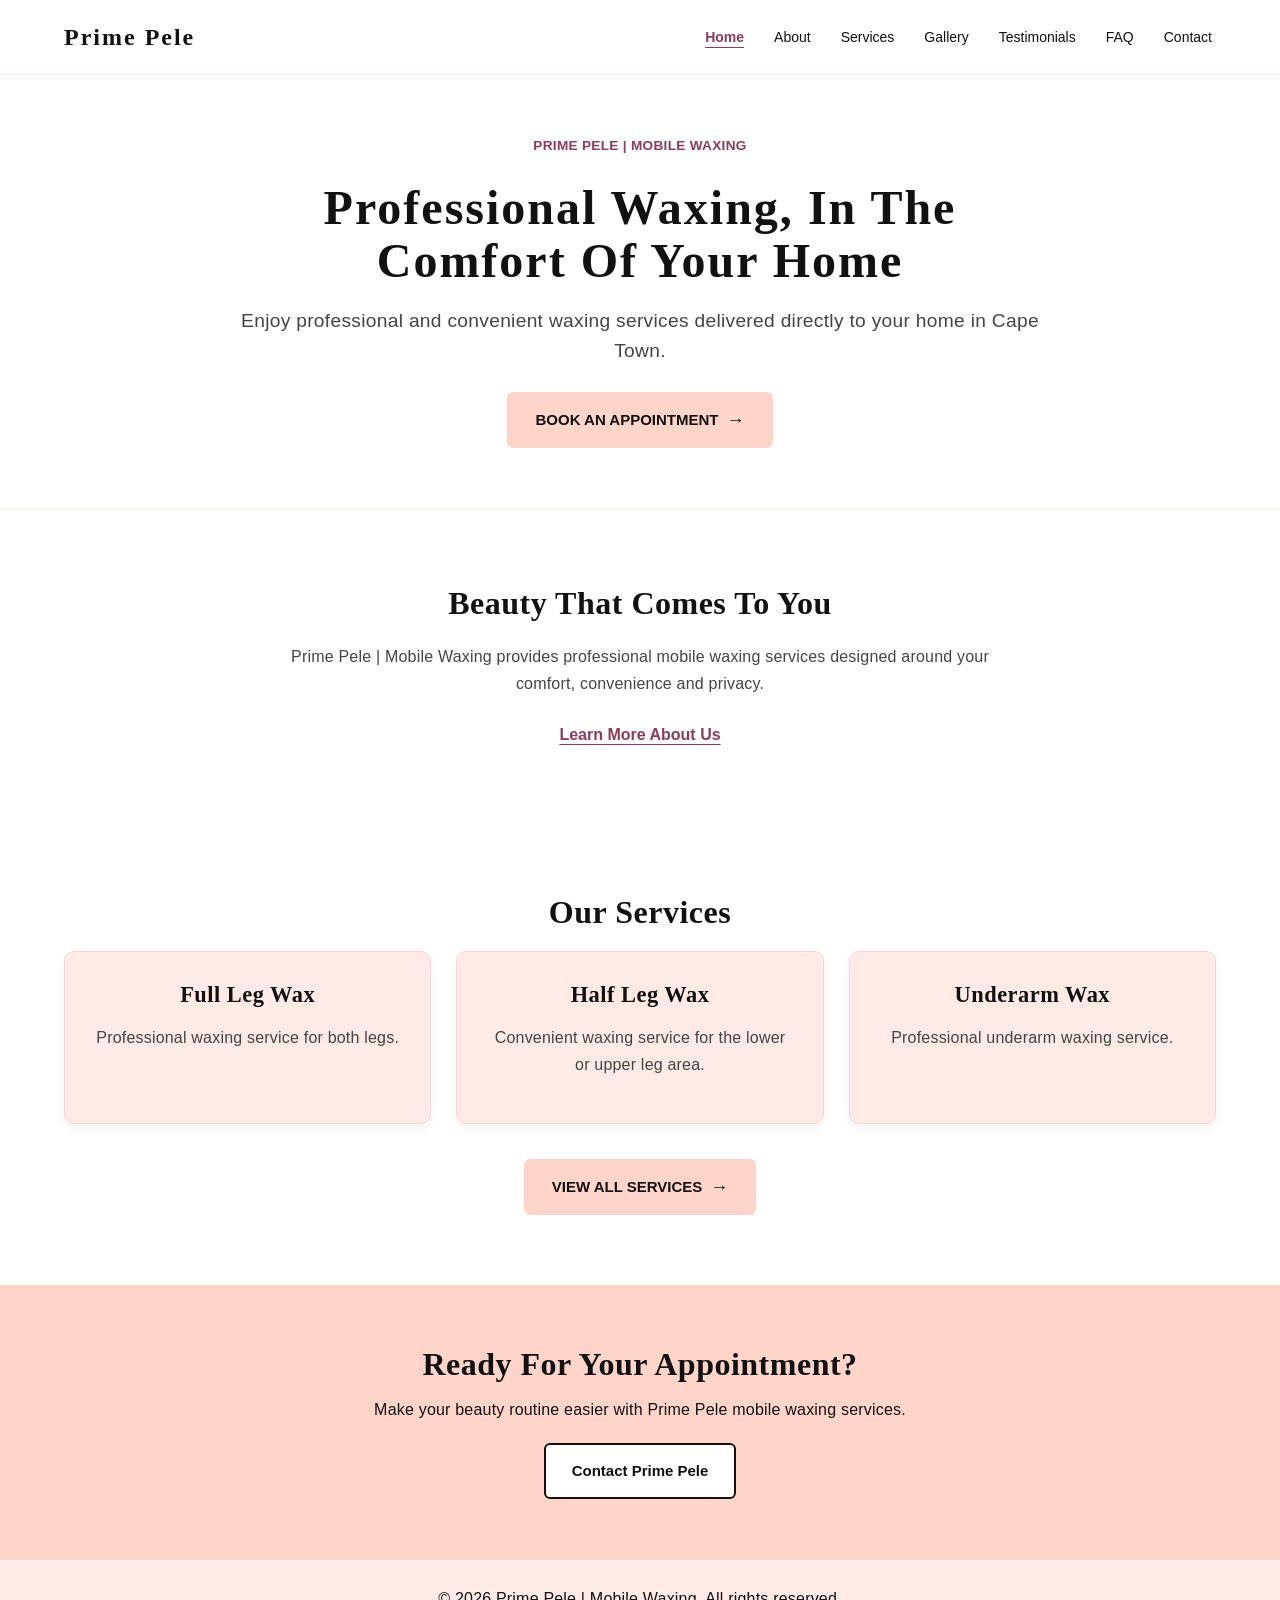
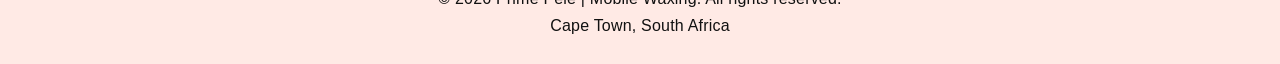
<file: index.html>
<!DOCTYPE html>
<html lang="en">

<head>
    <meta charset="UTF-8">
    <meta name="viewport" content="width=device-width, initial-scale=1.0">

    <title>Prime Pele | Mobile Waxing</title>

    <link rel="stylesheet" href="css/style.css">
</head>

<body>

    <!-- Header -->
    <header>
        <nav class="navbar">

            <div class="logo">
                Prime Pele
            </div>

            <ul class="nav-links">
                <li><a href="index.html" class="active">Home</a></li>
                <li><a href="about.html">About</a></li>
                <li><a href="services.html">Services</a></li>
                <li><a href="gallery.html">Gallery</a></li>
                <li><a href="testimonials.html">Testimonials</a></li>
                <li><a href="faq.html">FAQ</a></li>
                <li><a href="contact.html">Contact</a></li>
            </ul>

        </nav>
    </header>

    <!-- Main Content -->
    <main>

        <!-- Hero Section -->
        <section class="hero">

            <div class="hero-content">

                <p class="eyebrow">PRIME PELE | MOBILE WAXING</p>

                <h1>
                    Professional Waxing,
                    <span>In The Comfort Of Your Home</span>
                </h1>

                <p>
                    Enjoy professional and convenient waxing services
                    delivered directly to your home in Cape Town.
                </p>

                <a href="contact.html" class="btn">
                    BOOK AN APPOINTMENT
                    <span class="arrow">→</span>
                </a>

            </div>

        </section>

        <!-- About Preview -->
        <section class="intro">

            <h2>Beauty That Comes To You</h2>

            <p>
                Prime Pele | Mobile Waxing provides professional
                mobile waxing services designed around your comfort,
                convenience and privacy.
            </p>

            <a href="about.html" class="text-link">
                Learn More About Us
            </a>

        </section>

        <!-- Services Preview -->
        <section class="services-preview">

            <h2>Our Services</h2>

            <div class="service-container">

                <article class="service-card">
                    <h3>Full Leg Wax</h3>
                    <p>
                        Professional waxing service for both legs.
                    </p>
                </article>

                <article class="service-card">
                    <h3>Half Leg Wax</h3>
                    <p>
                        Convenient waxing service for the lower or
                        upper leg area.
                    </p>
                </article>

                <article class="service-card">
                    <h3>Underarm Wax</h3>
                    <p>
                        Professional underarm waxing service.
                    </p>
                </article>

            </div>

            <a href="services.html" class="btn service-btn">
                VIEW ALL SERVICES
                <span class="arrow">→</span>
            </a>

        </section>

        <!-- Call To Action -->
        <section class="cta">

            <h2>Ready For Your Appointment?</h2>

            <p>
                Make your beauty routine easier with Prime Pele
                mobile waxing services.
            </p>

            <a href="contact.html" class="btn">
                Contact Prime Pele
            </a>

        </section>

    </main>

    <!-- Footer -->
    <footer>

        <p>
            &copy; 2026 Prime Pele | Mobile Waxing. All rights reserved.
        </p>

        <p>
            Cape Town, South Africa
        </p>

    </footer>

    <script src="js/script.js"></script>

</body>
</html>
</file>
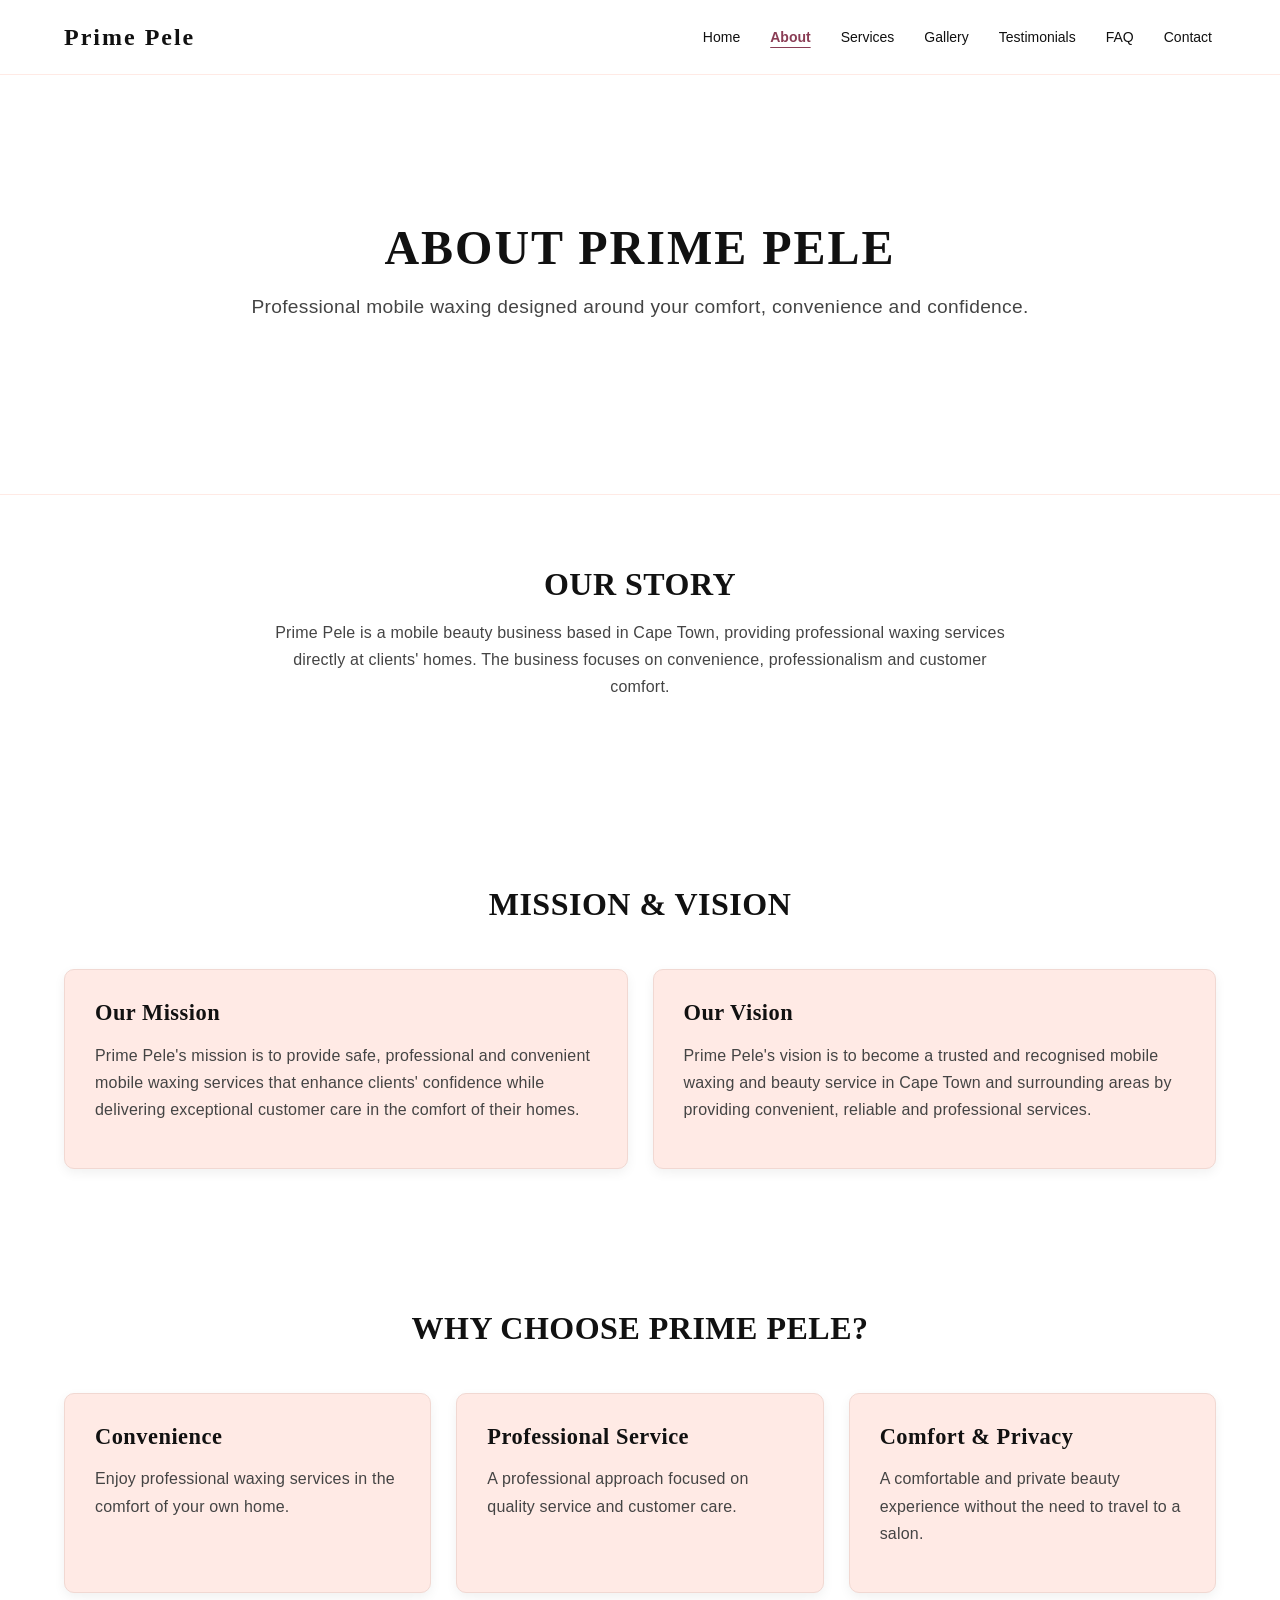
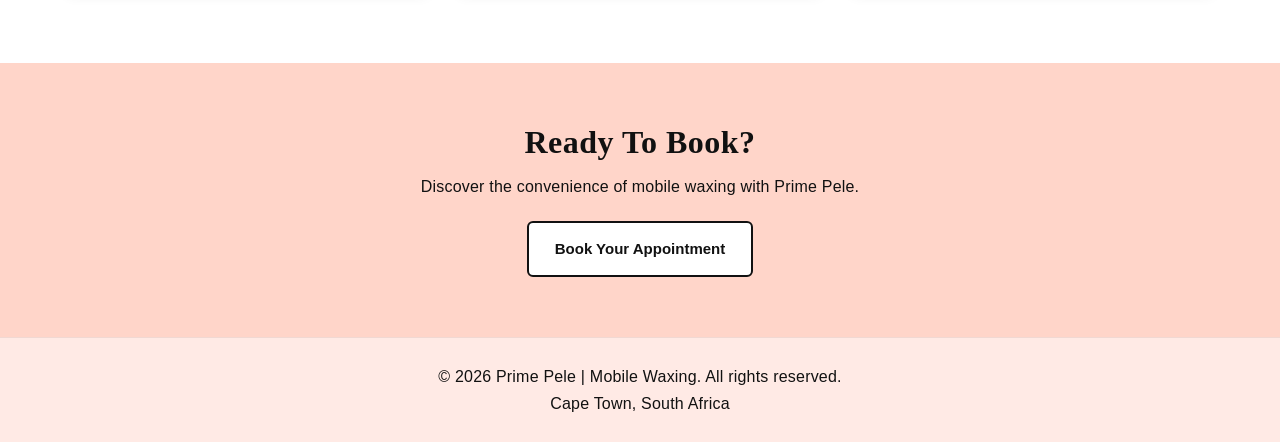
<file: about.html>
<!DOCTYPE html>
<html lang="en">

<head>
    <meta charset="UTF-8">
    <meta name="viewport" content="width=device-width, initial-scale=1.0">

    <title>About Us | Prime Pele</title>

    <link rel="stylesheet" href="css/style.css">
</head>

<body>

    <!-- Header -->
    <header>
        <nav class="navbar">

            <div class="logo">
                Prime Pele
            </div>

            <ul class="nav-links">
                <li><a href="index.html">Home</a></li>
                <li>
                    <a href="about.html" class="active" aria-current="page">
                        About
                    </a>
                </li>
                <li><a href="services.html">Services</a></li>
                <li><a href="gallery.html">Gallery</a></li>
                <li><a href="testimonials.html">Testimonials</a></li>
                <li><a href="faq.html">FAQ</a></li>
                <li><a href="contact.html">Contact</a></li>
            </ul>

        </nav>
    </header>

    <!-- Main Content -->
    <main>

        <!-- About Hero -->
        <section class="hero">

            <div class="hero-content">

                <h1>ABOUT PRIME PELE</h1>

                <p>
                    Professional mobile waxing designed around your comfort,
                    convenience and confidence.
                </p>

            </div>

        </section>

        <!-- Our Story -->
        <section class="section">

            <div class="section-title">

                <h2>OUR STORY</h2>

                <p>
                    Prime Pele is a mobile beauty business based in Cape Town,
                    providing professional waxing services directly at clients'
                    homes. The business focuses on convenience, professionalism
                    and customer comfort.
                </p>

            </div>

        </section>

        <!-- Mission and Vision -->
        <section class="section">

            <div class="section-title">
                <h2>MISSION &amp; VISION</h2>
            </div>

            <div class="service-container">

                <div class="service-card">

                    <h3>Our Mission</h3>

                    <p>
                        Prime Pele's mission is to provide safe, professional
                        and convenient mobile waxing services that enhance
                        clients' confidence while delivering exceptional
                        customer care in the comfort of their homes.
                    </p>

                </div>

                <div class="service-card">

                    <h3>Our Vision</h3>

                    <p>
                        Prime Pele's vision is to become a trusted and recognised
                        mobile waxing and beauty service in Cape Town and
                        surrounding areas by providing convenient, reliable
                        and professional services.
                    </p>

                </div>

            </div>

        </section>

        <!-- Why Choose Us -->
        <section class="section">

            <div class="section-title">
                <h2>WHY CHOOSE PRIME PELE?</h2>
            </div>

            <div class="service-container">

                <div class="service-card">

                    <h3>Convenience</h3>

                    <p>
                        Enjoy professional waxing services in the comfort
                        of your own home.
                    </p>

                </div>

                <div class="service-card">

                    <h3>Professional Service</h3>

                    <p>
                        A professional approach focused on quality service
                        and customer care.
                    </p>

                </div>

                <div class="service-card">

                    <h3>Comfort &amp; Privacy</h3>

                    <p>
                        A comfortable and private beauty experience without
                        the need to travel to a salon.
                    </p>

                </div>

            </div>

        </section>

        <!-- Call To Action -->
        <section class="cta">

            <h2>Ready To Book?</h2>

            <p>
                Discover the convenience of mobile waxing
                with Prime Pele.
            </p>

            <a href="contact.html" class="btn">
                Book Your Appointment
            </a>

        </section>

    </main>

    <!-- Footer -->
    <footer>

        <p>
            &copy; 2026 Prime Pele | Mobile Waxing.
            All rights reserved.
        </p>

        <p>
            Cape Town, South Africa
        </p>

    </footer>

    <script src="js/script.js"></script>

</body>
</html>
</file>
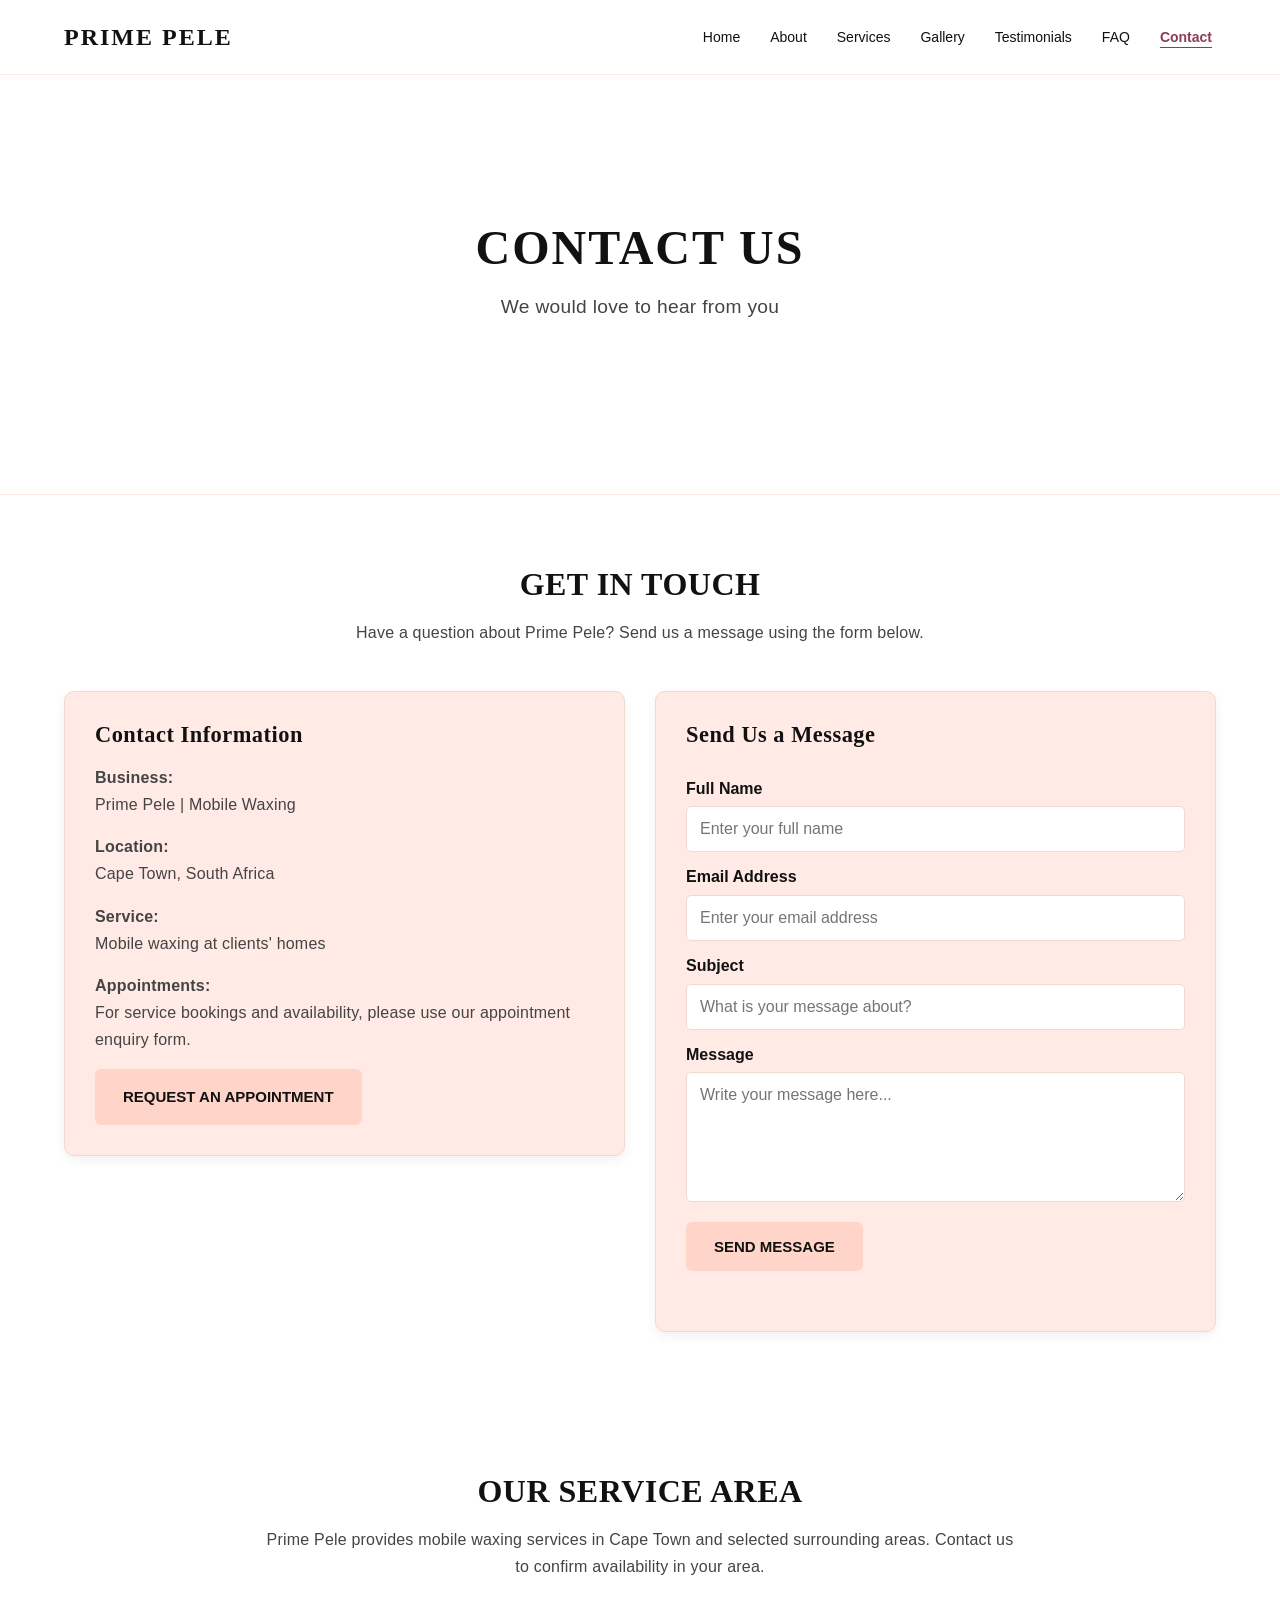
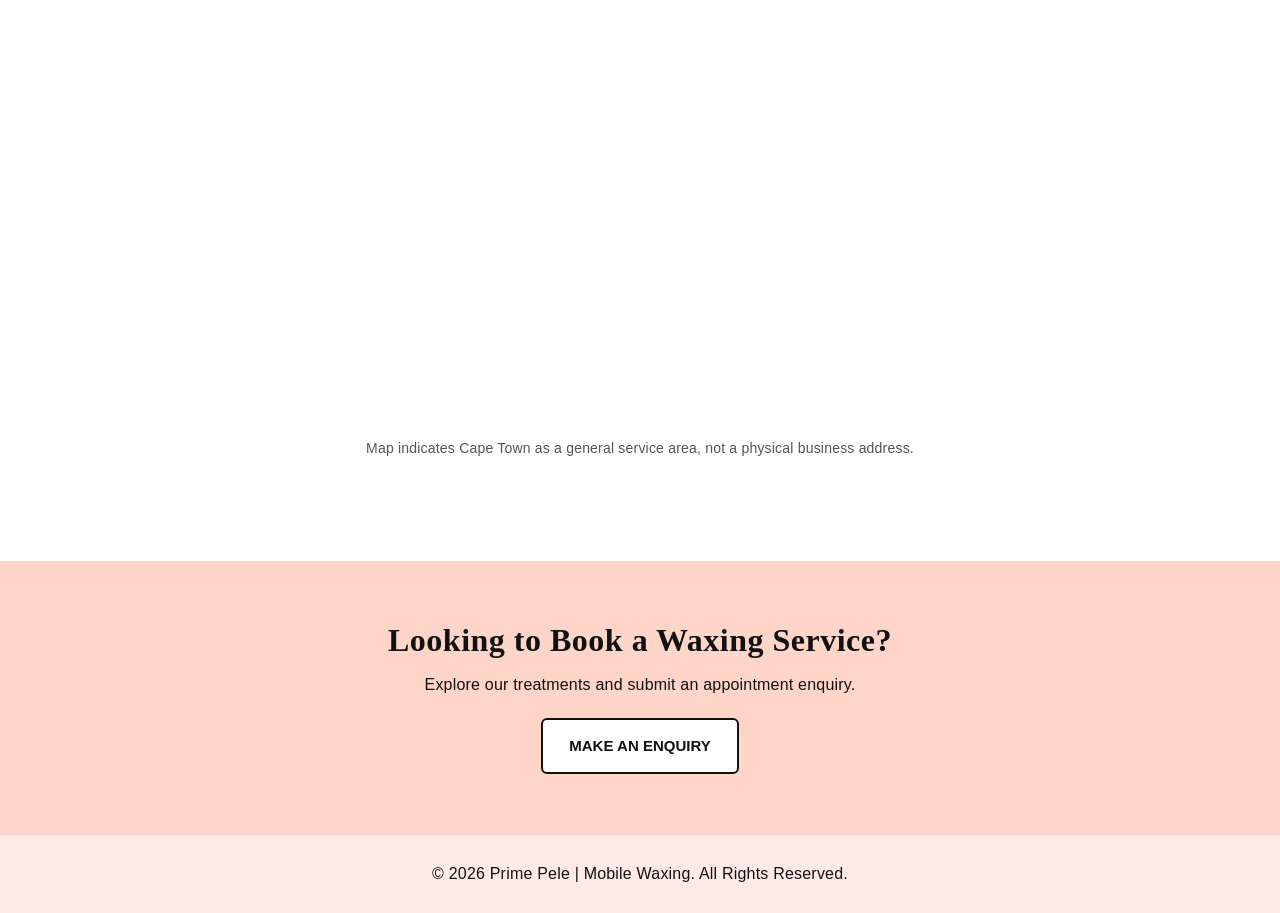
<file: contact.html>
<!DOCTYPE html>
<html lang="en">

<head>
    <meta charset="UTF-8">
    <meta name="viewport"
          content="width=device-width, initial-scale=1.0">

    <meta name="description"
          content="Contact Prime Pele Mobile Waxing in Cape Town for general questions, service information and professional mobile beauty enquiries.">

    <title>Contact Us | Prime Pele Mobile Waxing Cape Town</title>

    <link rel="stylesheet" href="css/style.css">
</head>

<body>

    <!-- Header -->
    <header>

        <nav class="navbar" aria-label="Main navigation">

            <div class="logo">PRIME PELE</div>

            <ul class="nav-links">

                <li><a href="index.html">Home</a></li>
                <li><a href="about.html">About</a></li>
                <li><a href="services.html">Services</a></li>
                <li><a href="gallery.html">Gallery</a></li>
                <li><a href="testimonials.html">Testimonials</a></li>
                <li><a href="faq.html">FAQ</a></li>

                <li>
                    <a href="contact.html"
                       class="active"
                       aria-current="page">
                        Contact
                    </a>
                </li>

            </ul>

        </nav>

    </header>

    <main>

        <!-- Hero -->
        <section class="hero">

            <div class="hero-content">

                <h1>CONTACT US</h1>

                <p>We would love to hear from you</p>

            </div>

        </section>

        <!-- Contact Section -->
        <section class="section">

            <div class="section-title">

                <h2>GET IN TOUCH</h2>

                <p>
                    Have a question about Prime Pele?
                    Send us a message using the form below.
                </p>

            </div>

            <div class="contact-container">

                <!-- Contact Information -->
                <div class="service-card">

                    <h3>Contact Information</h3>

                    <p>
                        <strong>Business:</strong><br>
                        Prime Pele | Mobile Waxing
                    </p>

                    <p>
                        <strong>Location:</strong><br>
                        Cape Town, South Africa
                    </p>

                    <p>
                        <strong>Service:</strong><br>
                        Mobile waxing at clients' homes
                    </p>

                    <p>
                        <strong>Appointments:</strong><br>
                        For service bookings and availability,
                        please use our appointment enquiry form.
                    </p>

                    <a href="enquiry.html" class="btn">
                        REQUEST AN APPOINTMENT
                    </a>

                </div>

                <!-- AJAX Contact Form -->
                <div class="service-card">

                    <h3>Send Us a Message</h3>

                    <form
                        id="contactForm"
                        action="https://formsubmit.co/ajax/cptbeautyccn@gmail.com"
                        method="POST">

                        <!-- Email subject -->
                        <input
                            type="hidden"
                            name="_subject"
                            value="Prime Pele - New Contact Message">

                        <!-- Spam protection -->
                        <input
                            type="text"
                            name="_honey"
                            tabindex="-1"
                            autocomplete="off"
                            aria-hidden="true"
                            style="display:none;">

                        <!-- Full Name -->
                        <label for="name">
                            Full Name
                        </label>

                        <input
                            type="text"
                            id="name"
                            name="name"
                            placeholder="Enter your full name"
                            autocomplete="name"
                            required>

                        <!-- Email -->
                        <label for="email">
                            Email Address
                        </label>

                        <input
                            type="email"
                            id="email"
                            name="email"
                            placeholder="Enter your email address"
                            autocomplete="email"
                            required>

                        <!-- Subject -->
                        <label for="subject">
                            Subject
                        </label>

                        <input
                            type="text"
                            id="subject"
                            name="subject"
                            placeholder="What is your message about?"
                            required>

                        <!-- Message -->
                        <label for="message">
                            Message
                        </label>

                        <textarea
                            id="message"
                            name="message"
                            rows="5"
                            placeholder="Write your message here..."
                            required></textarea>

                        <!-- Submit Button -->
                        <button
                            type="submit"
                            class="btn"
                            id="contactSubmit">
                            SEND MESSAGE
                        </button>

                        <!-- AJAX Response Message -->
                        <p
                            id="contactStatus"
                            role="status"
                            aria-live="polite">
                        </p>

                    </form>

                </div>

            </div>

        </section>

        <!-- Interactive Service Area Map -->
        <section class="section">

            <div class="section-title">

                <h2>OUR SERVICE AREA</h2>

                <p>
                    Prime Pele provides mobile waxing services
                    in Cape Town and selected surrounding areas.
                    Contact us to confirm availability in your area.
                </p>

            </div>

            <div class="map-container">

                <iframe
                    title="Map showing Cape Town, Prime Pele's general service area"
                    src="https://www.openstreetmap.org/export/embed.html?bbox=18.30%2C-34.10%2C18.65%2C-33.75&amp;layer=mapnik&amp;marker=-33.9249%2C18.4241"
                    width="100%"
                    height="400"
                    style="border:0;"
                    loading="lazy">
                </iframe>

                <p class="map-note">
                    Map indicates Cape Town as a general service area,
                    not a physical business address.
                </p>

            </div>

        </section>

        <!-- Appointment Section -->
        <section class="cta">

            <h2>Looking to Book a Waxing Service?</h2>

            <p>
                Explore our treatments and submit an
                appointment enquiry.
            </p>

            <a href="enquiry.html" class="btn">
                MAKE AN ENQUIRY
            </a>

        </section>

    </main>

    <!-- Footer -->
    <footer>

        <p>
            &copy; 2026 Prime Pele | Mobile Waxing.
            All Rights Reserved.
        </p>

    </footer>

    <!-- Main JavaScript: AJAX, FAQ, Gallery and Filters -->
    <script src="js/script.js"></script>

</body>

</html>
</file>
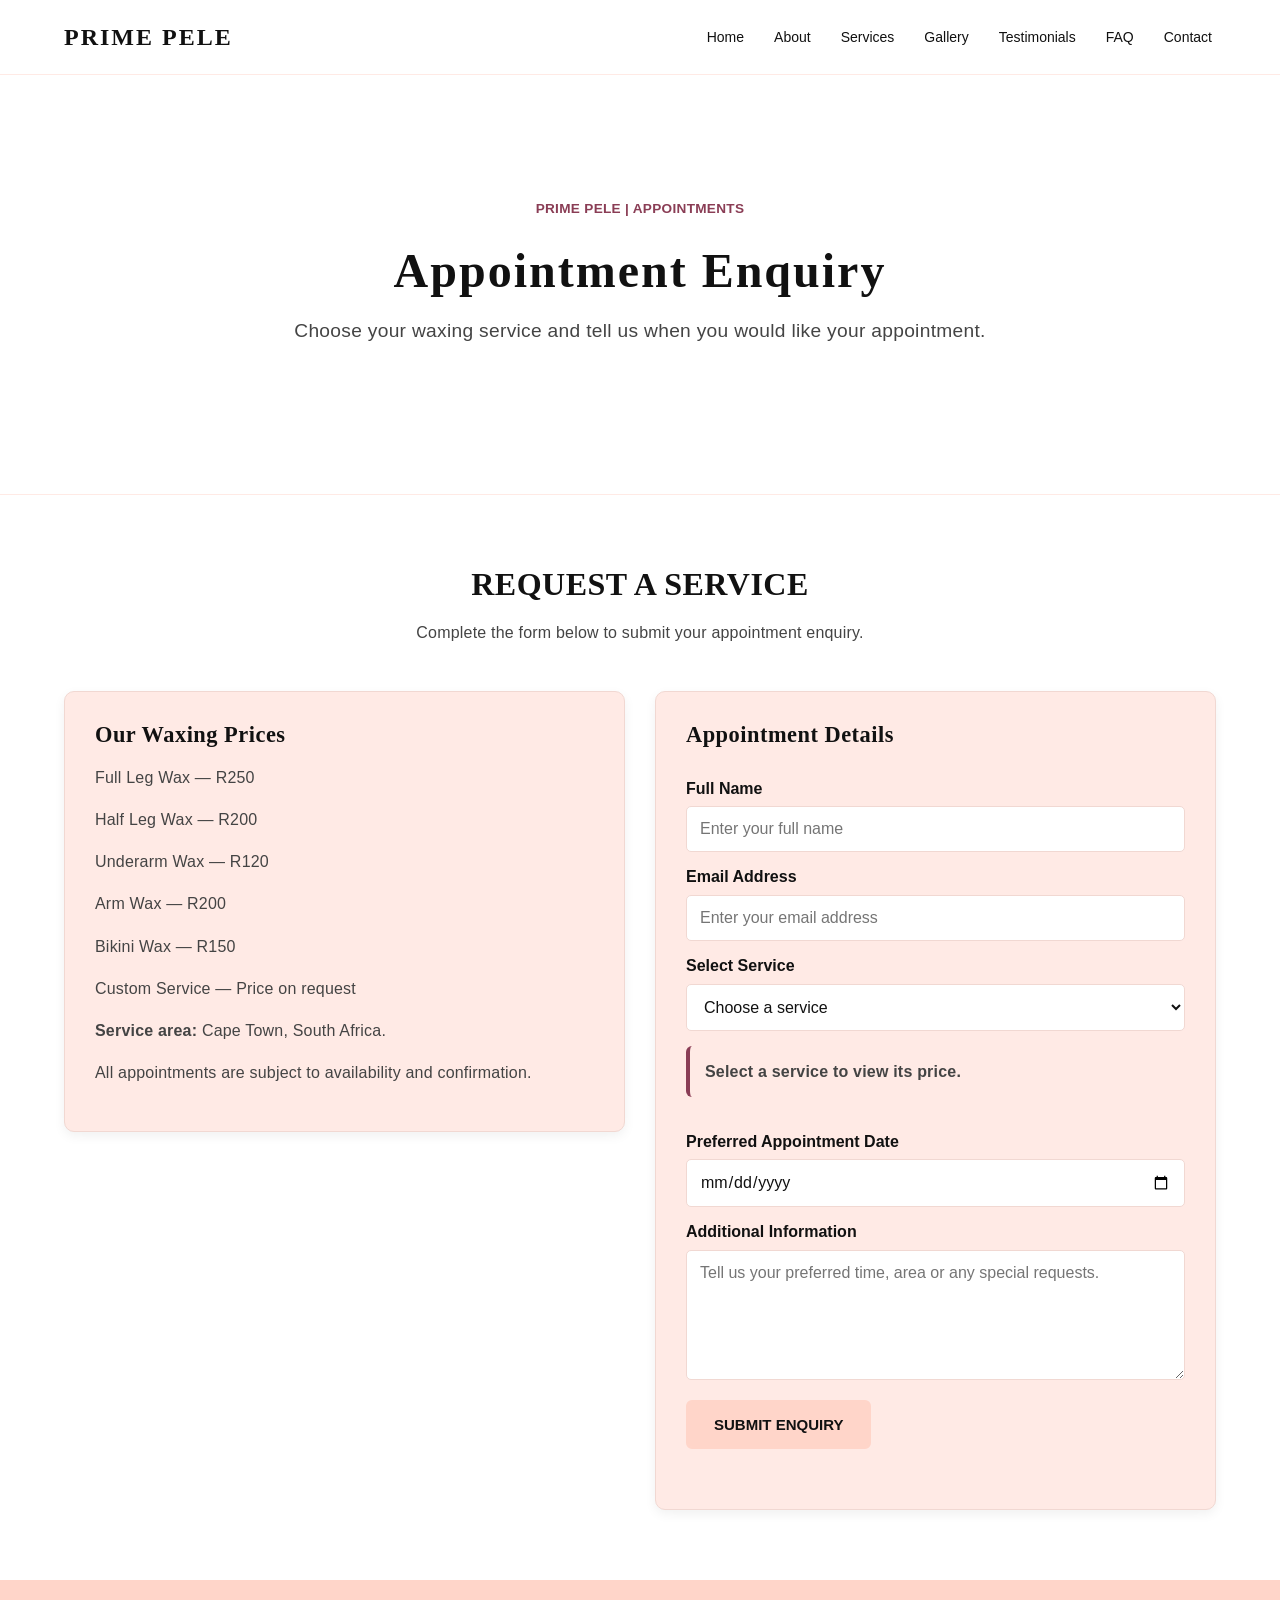
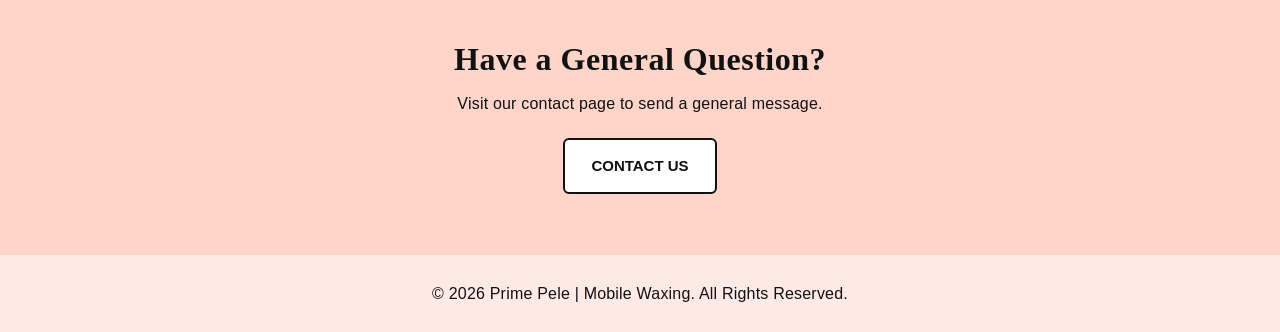
<file: enquiry.html>
<!DOCTYPE html>
<html lang="en">

<head>
    <meta charset="UTF-8">

    <meta name="viewport"
          content="width=device-width, initial-scale=1.0">

    <meta name="description"
          content="Request a mobile waxing appointment with Prime Pele in Cape Town. Choose your service, view prices and enquire about availability.">

    <title>Appointment Enquiry | Prime Pele Cape Town</title>

    <link rel="stylesheet" href="css/style.css">
</head>

<body>

    <!-- Header -->
    <header>

        <nav class="navbar" aria-label="Main navigation">

            <div class="logo">PRIME PELE</div>

            <ul class="nav-links">

                <li><a href="index.html">Home</a></li>
                <li><a href="about.html">About</a></li>
                <li><a href="services.html">Services</a></li>
                <li><a href="gallery.html">Gallery</a></li>
                <li><a href="testimonials.html">Testimonials</a></li>
                <li><a href="faq.html">FAQ</a></li>
                <li><a href="contact.html">Contact</a></li>

            </ul>

        </nav>

    </header>

    <main>

        <!-- Hero -->
        <section class="hero">

            <div class="hero-content">

                <p class="eyebrow">
                    PRIME PELE | APPOINTMENTS
                </p>

                <h1>Appointment Enquiry</h1>

                <p>
                    Choose your waxing service and tell us
                    when you would like your appointment.
                </p>

            </div>

        </section>

        <!-- Enquiry Section -->
        <section class="section">

            <div class="section-title">

                <h2>REQUEST A SERVICE</h2>

                <p>
                    Complete the form below to submit
                    your appointment enquiry.
                </p>

            </div>

            <div class="contact-container">

                <!-- Service Information -->
                <div class="service-card">

                    <h3>Our Waxing Prices</h3>

                    <p>Full Leg Wax — R250</p>
                    <p>Half Leg Wax — R200</p>
                    <p>Underarm Wax — R120</p>
                    <p>Arm Wax — R200</p>
                    <p>Bikini Wax — R150</p>
                    <p>Custom Service — Price on request</p>

                    <p>
                        <strong>Service area:</strong>
                        Cape Town, South Africa.
                    </p>

                    <p>
                        All appointments are subject to
                        availability and confirmation.
                    </p>

                </div>

                <!-- AJAX Enquiry Form -->
                <div class="service-card">

                    <h3>Appointment Details</h3>

                    <form
                        id="enquiryForm"
                        action="https://formsubmit.co/ajax/cptbeautyccn@gmail.com"
                        method="POST">

                        <!-- Email Subject -->
                        <input
                            type="hidden"
                            name="_subject"
                            value="Prime Pele - New Appointment Enquiry">

                        <!-- Spam Protection -->
                        <input
                            type="text"
                            name="_honey"
                            tabindex="-1"
                            autocomplete="off"
                            aria-hidden="true"
                            style="display:none;">

                        <!-- Full Name -->
                        <label for="enquiryName">
                            Full Name
                        </label>

                        <input
                            type="text"
                            id="enquiryName"
                            name="name"
                            placeholder="Enter your full name"
                            autocomplete="name"
                            required>

                        <!-- Email Address -->
                        <label for="enquiryEmail">
                            Email Address
                        </label>

                        <input
                            type="email"
                            id="enquiryEmail"
                            name="email"
                            placeholder="Enter your email address"
                            autocomplete="email"
                            required>

                        <!-- Service Selection -->
                        <label for="enquiryService">
                            Select Service
                        </label>

                        <select
                            id="enquiryService"
                            name="service"
                            required>

                            <option value="">
                                Choose a service
                            </option>

                            <option value="Full Leg Wax">
                                Full Leg Wax
                            </option>

                            <option value="Half Leg Wax">
                                Half Leg Wax
                            </option>

                            <option value="Underarm Wax">
                                Underarm Wax
                            </option>

                            <option value="Arm Wax">
                                Arm Wax
                            </option>

                            <option value="Bikini Wax">
                                Bikini Wax
                            </option>

                            <option value="Custom Service">
                                Custom Service
                            </option>

                        </select>

                        <!-- Dynamic Price -->
                        <p
                            id="enquiryPrice"
                            role="status"
                            aria-live="polite">
                            Select a service to view its price.
                        </p>

                        <!-- Preferred Date -->
                        <label for="enquiryDate">
                            Preferred Appointment Date
                        </label>

                        <input
                            type="date"
                            id="enquiryDate"
                            name="preferredDate"
                            required>

                        <!-- Additional Information -->
                        <label for="enquiryMessage">
                            Additional Information
                        </label>

                        <textarea
                            id="enquiryMessage"
                            name="message"
                            rows="5"
                            placeholder="Tell us your preferred time, area or any special requests."></textarea>

                        <!-- Submit Button -->
                        <button
                            type="submit"
                            class="btn"
                            id="enquirySubmit">
                            SUBMIT ENQUIRY
                        </button>

                        <!-- AJAX Response -->
                        <p
                            id="enquiryStatus"
                            role="status"
                            aria-live="polite">
                        </p>

                    </form>

                </div>

            </div>

        </section>

        <!-- Contact CTA -->
        <section class="cta">

            <h2>Have a General Question?</h2>

            <p>
                Visit our contact page to send
                a general message.
            </p>

            <a href="contact.html" class="btn">
                CONTACT US
            </a>

        </section>

    </main>

    <!-- Footer -->
    <footer>

        <p>
            &copy; 2026 Prime Pele | Mobile Waxing.
            All Rights Reserved.
        </p>

    </footer>

    <!-- Main JavaScript -->
    <script src="js/script.js"></script>

</body>

</html>
</file>
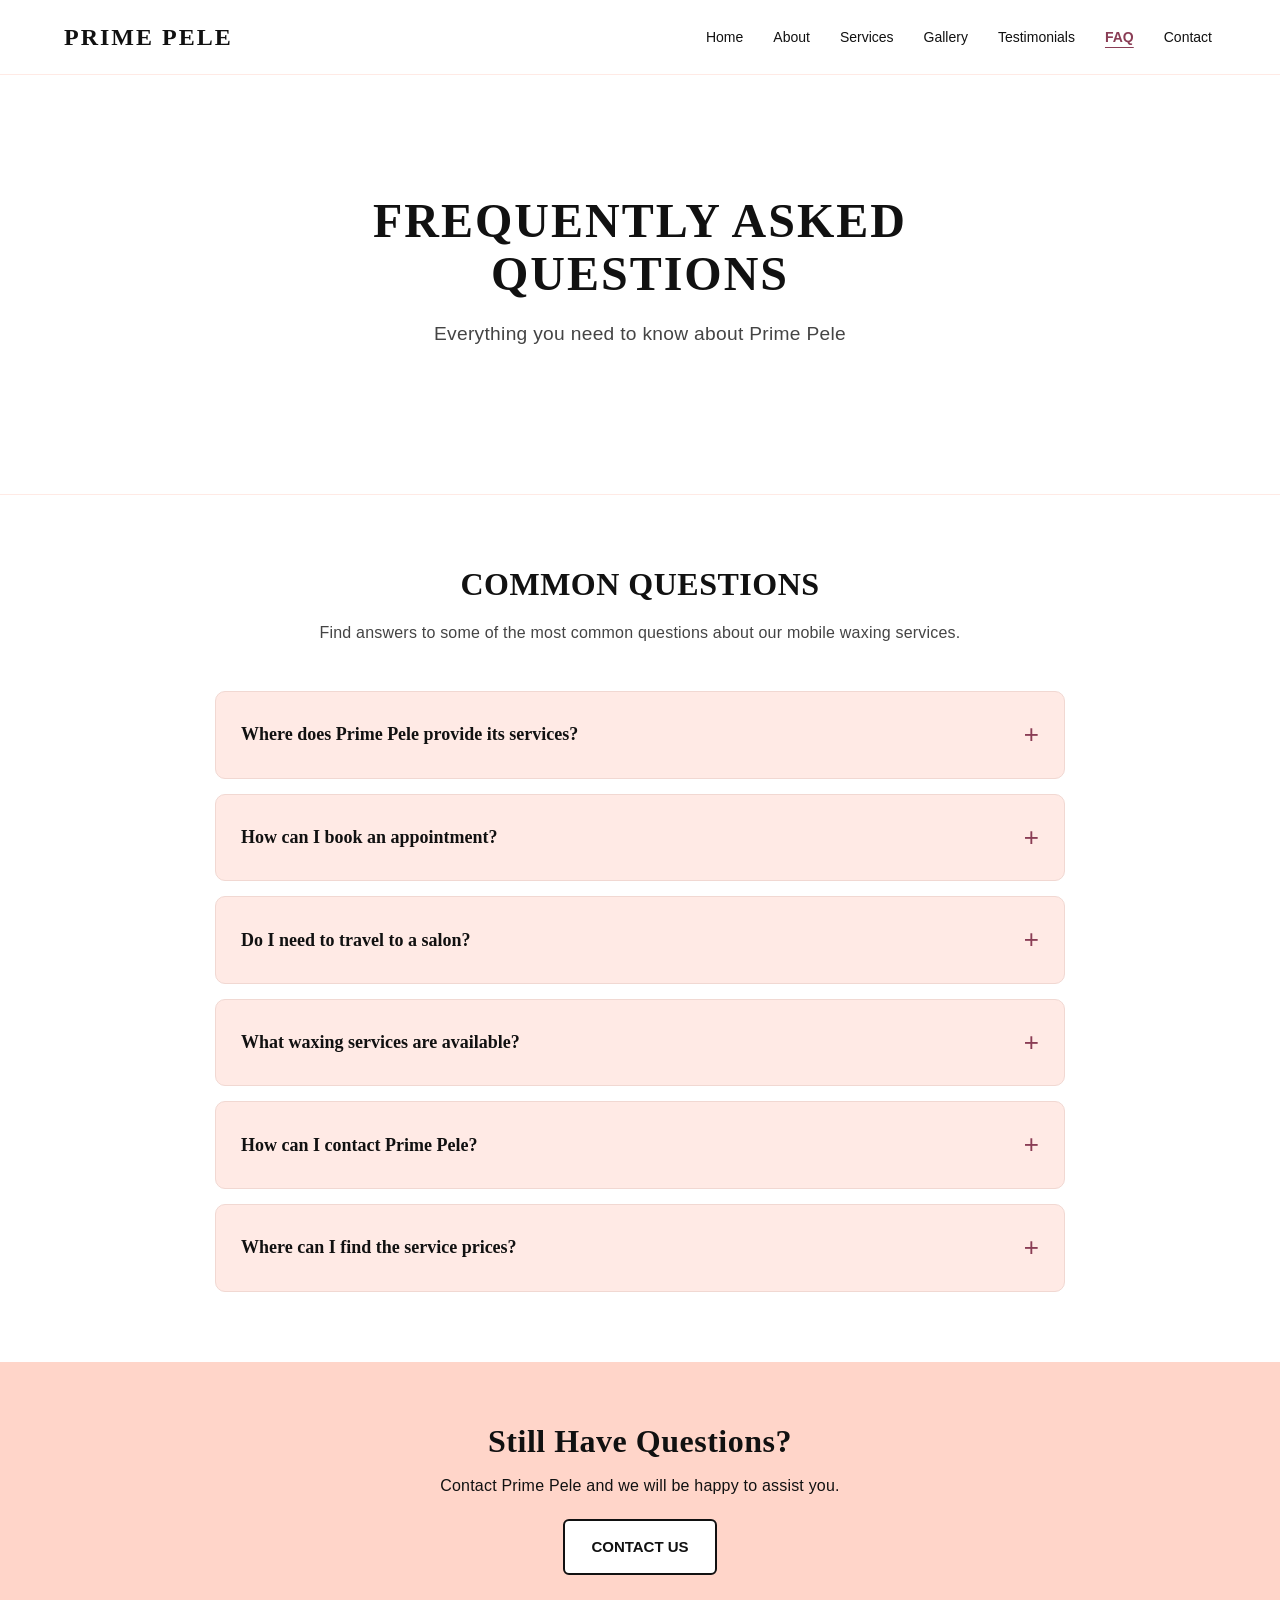
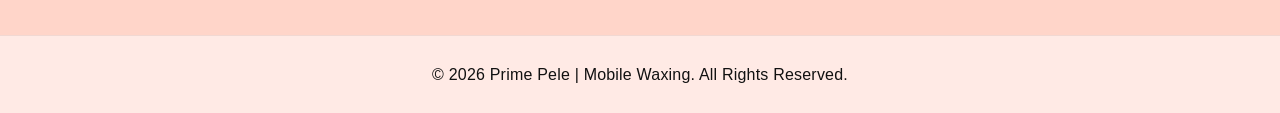
<file: faq.html>
<!DOCTYPE html>
<html lang="en">

<head>
    <meta charset="UTF-8">
    <meta name="viewport" content="width=device-width, initial-scale=1.0">

    <meta name="description"
          content="Find answers to frequently asked questions about Prime Pele mobile waxing services, appointments and pricing in Cape Town.">

    <title>Frequently Asked Questions | Prime Pele</title>

    <link rel="stylesheet" href="css/style.css">
</head>

<body>

    <!-- Header -->
    <header>
        <nav class="navbar" aria-label="Main navigation">

            <div class="logo">PRIME PELE</div>

            <ul class="nav-links">
                <li><a href="index.html">Home</a></li>
                <li><a href="about.html">About</a></li>
                <li><a href="services.html">Services</a></li>
                <li><a href="gallery.html">Gallery</a></li>
                <li><a href="testimonials.html">Testimonials</a></li>
                <li>
                    <a href="faq.html"
                       class="active"
                       aria-current="page">FAQ</a>
                </li>
                <li><a href="contact.html">Contact</a></li>
            </ul>

        </nav>
    </header>

    <main>

        <!-- Hero -->
        <section class="hero">

            <div class="hero-content">
                <h1>FREQUENTLY ASKED QUESTIONS</h1>
                <p>Everything you need to know about Prime Pele</p>
            </div>

        </section>

        <!-- FAQ Section -->
        <section class="section">

            <div class="section-title">
                <h2>COMMON QUESTIONS</h2>

                <p>
                    Find answers to some of the most common questions
                    about our mobile waxing services.
                </p>
            </div>

            <div class="faq-container">

                <!-- Question 1 -->
                <details class="faq-item">
                    <summary>
                        Where does Prime Pele provide its services?
                    </summary>

                    <div class="faq-answer">
                        <p>
                            Prime Pele provides mobile waxing services
                            at clients' homes in Cape Town and selected
                            surrounding areas.
                        </p>
                    </div>
                </details>

                <!-- Question 2 -->
                <details class="faq-item">
                    <summary>
                        How can I book an appointment?
                    </summary>

                    <div class="faq-answer">
                        <p>
                            Clients can contact Prime Pele through the
                            contact form or WhatsApp to request an appointment.
                        </p>
                    </div>
                </details>

                <!-- Question 3 -->
                <details class="faq-item">
                    <summary>
                        Do I need to travel to a salon?
                    </summary>

                    <div class="faq-answer">
                        <p>
                            No. Prime Pele is a mobile service, meaning
                            the service is brought directly to your home.
                        </p>
                    </div>
                </details>

                <!-- Question 4 -->
                <details class="faq-item">
                    <summary>
                        What waxing services are available?
                    </summary>

                    <div class="faq-answer">
                        <p>
                            Services include full leg, half leg, underarm,
                            arm and bikini waxing. Please visit our
                            <a href="services.html">Services page</a>
                            for more information.
                        </p>
                    </div>
                </details>

                <!-- Question 5 -->
                <details class="faq-item">
                    <summary>
                        How can I contact Prime Pele?
                    </summary>

                    <div class="faq-answer">
                        <p>
                            You can contact Prime Pele through WhatsApp,
                            the contact form or the available social media
                            channels.
                        </p>
                    </div>
                </details>

                <!-- Question 6 -->
                <details class="faq-item">
                    <summary>
                        Where can I find the service prices?
                    </summary>

                    <div class="faq-answer">
                        <p>
                            Service prices are available on the
                            <a href="services.html">Services page</a>.
                            Please contact Prime Pele if you need
                            additional information.
                        </p>
                    </div>
                </details>

            </div>

        </section>

        <!-- Call To Action -->
        <section class="cta">

            <h2>Still Have Questions?</h2>

            <p>
                Contact Prime Pele and we will be happy to assist you.
            </p>

            <a href="contact.html" class="btn">
                CONTACT US
            </a>

        </section>

    </main>

    <!-- Footer -->
    <footer>

        <p>
            &copy; 2026 Prime Pele | Mobile Waxing.
            All Rights Reserved.
        </p>

    </footer>

    <script src="js/script.js"></script>

</body>
</html>
</file>
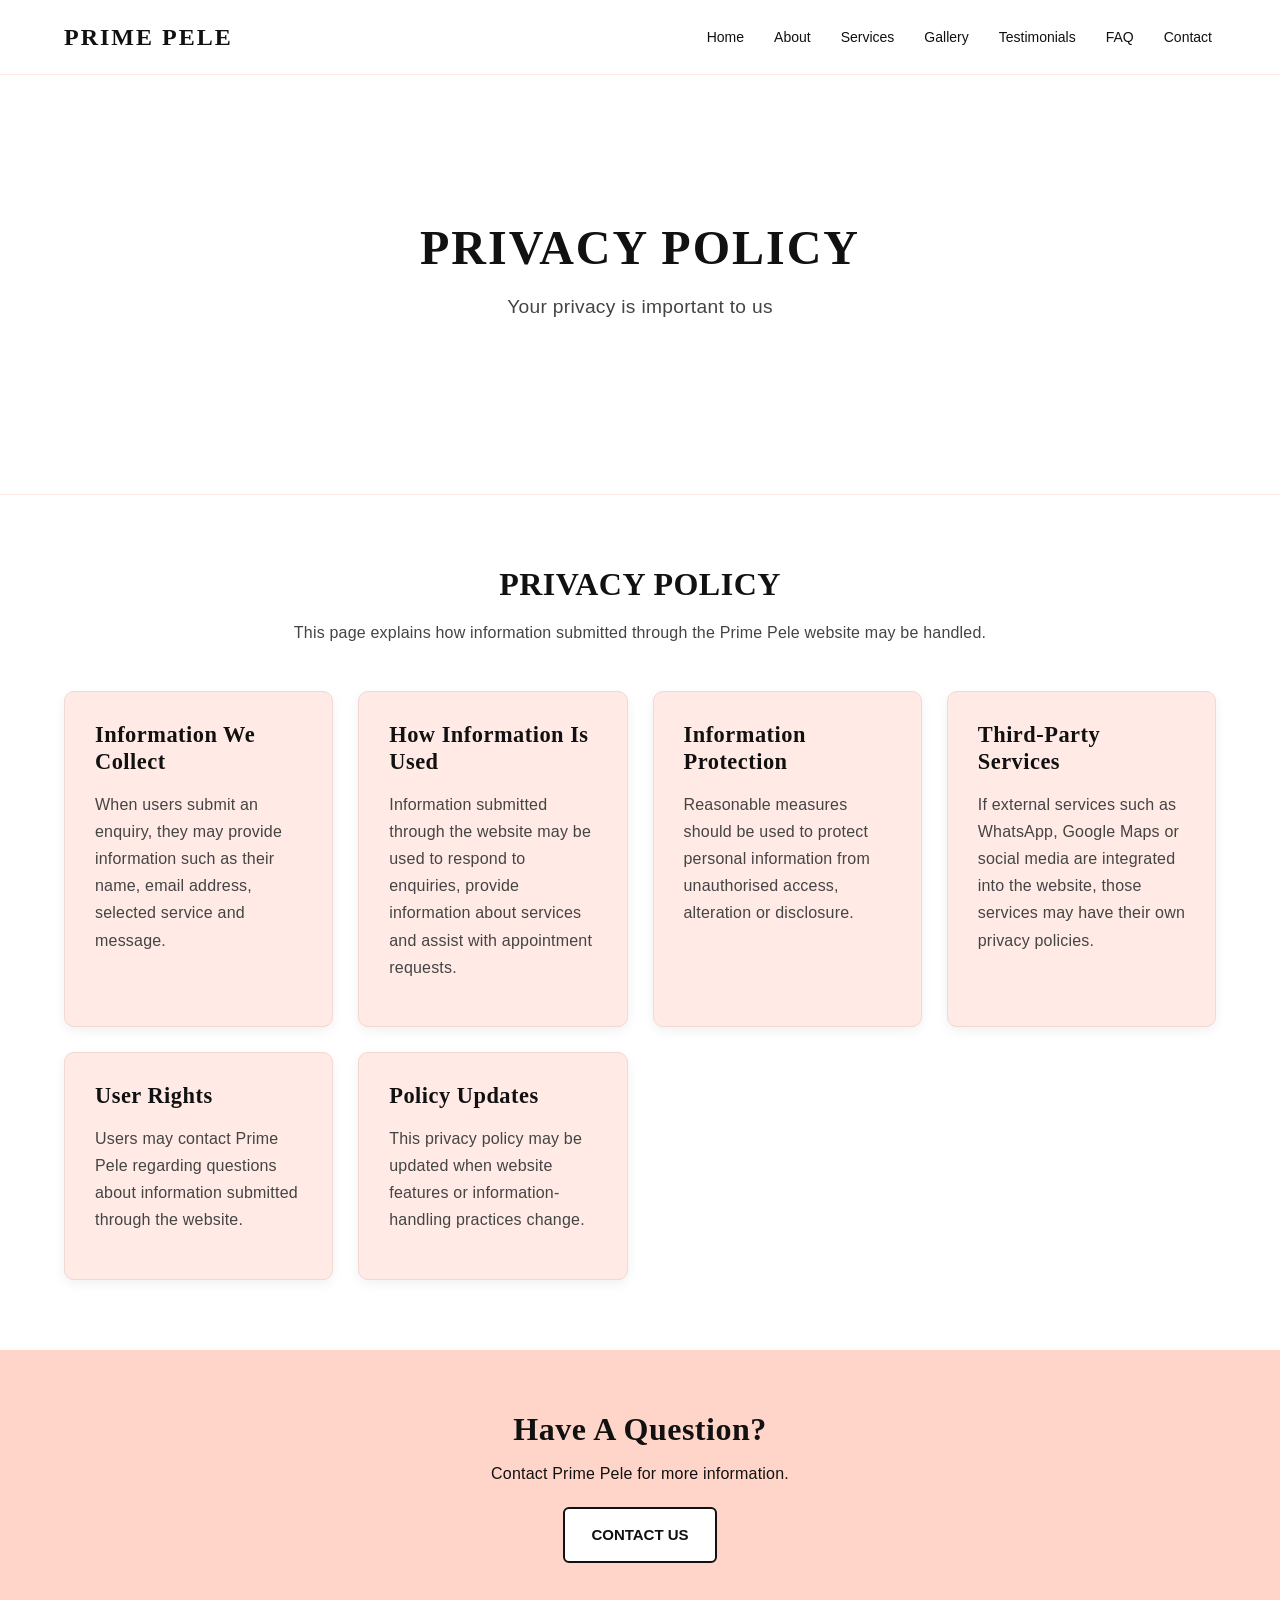
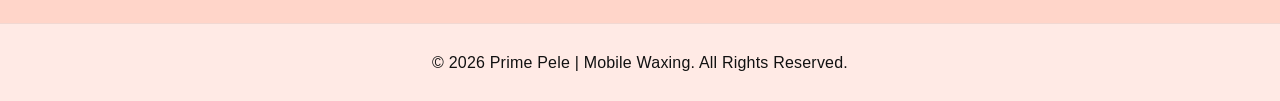
<file: privacy.html>
<!DOCTYPE html>
<html lang="en">

<head>
    <meta charset="UTF-8">
    <meta name="viewport" content="width=device-width, initial-scale=1.0">
    <title>Prime Pele | Privacy Policy</title>
    <link rel="stylesheet" href="css/style.css">
</head>

<body>

    <!-- Header -->
    <header>
        <nav class="navbar">

            <div class="logo">PRIME PELE</div>

           <ul class="nav-links">
    <li><a href="index.html">Home</a></li>
    <li><a href="about.html">About</a></li>
    <li><a href="services.html">Services</a></li>
    <li><a href="gallery.html">Gallery</a></li>
    <li><a href="testimonials.html">Testimonials</a></li>
    <li><a href="faq.html">FAQ</a></li>
    <li><a href="contact.html">Contact</a></li>
</ul>

        </nav>
    </header>

    <!-- Hero -->
    <section class="hero">

        <div class="hero-content">
            <h1>PRIVACY POLICY</h1>
            <p>Your privacy is important to us</p>
        </div>

    </section>

    <!-- Privacy Policy -->
    <section class="section">

        <div class="section-title">
            <h2>PRIVACY POLICY</h2>

            <p>
                This page explains how information submitted through
                the Prime Pele website may be handled.
            </p>
        </div>

        <div class="service-container">

            <div class="service-card">

                <h3>Information We Collect</h3>

                <p>
                    When users submit an enquiry, they may provide
                    information such as their name, email address,
                    selected service and message.
                </p>

            </div>

            <div class="service-card">

                <h3>How Information Is Used</h3>

                <p>
                    Information submitted through the website may be
                    used to respond to enquiries, provide information
                    about services and assist with appointment requests.
                </p>

            </div>

            <div class="service-card">

                <h3>Information Protection</h3>

                <p>
                    Reasonable measures should be used to protect
                    personal information from unauthorised access,
                    alteration or disclosure.
                </p>

            </div>

            <div class="service-card">

                <h3>Third-Party Services</h3>

                <p>
                    If external services such as WhatsApp, Google Maps
                    or social media are integrated into the website,
                    those services may have their own privacy policies.
                </p>

            </div>

            <div class="service-card">

                <h3>User Rights</h3>

                <p>
                    Users may contact Prime Pele regarding questions
                    about information submitted through the website.
                </p>

            </div>

            <div class="service-card">

                <h3>Policy Updates</h3>

                <p>
                    This privacy policy may be updated when website
                    features or information-handling practices change.
                </p>

            </div>

        </div>

    </section>

    <!-- Back to Contact -->
    <section class="cta">

        <h2>Have A Question?</h2>

        <p>
            Contact Prime Pele for more information.
        </p>

        <a href="contact.html" class="btn">CONTACT US</a>

    </section>

    <!-- Footer -->
    <footer>

        <p>
            &copy; 2026 Prime Pele | Mobile Waxing.
            All Rights Reserved.
        </p>

    </footer>

    <script src="js/script.js"></script>

</body>

</html>
</file>
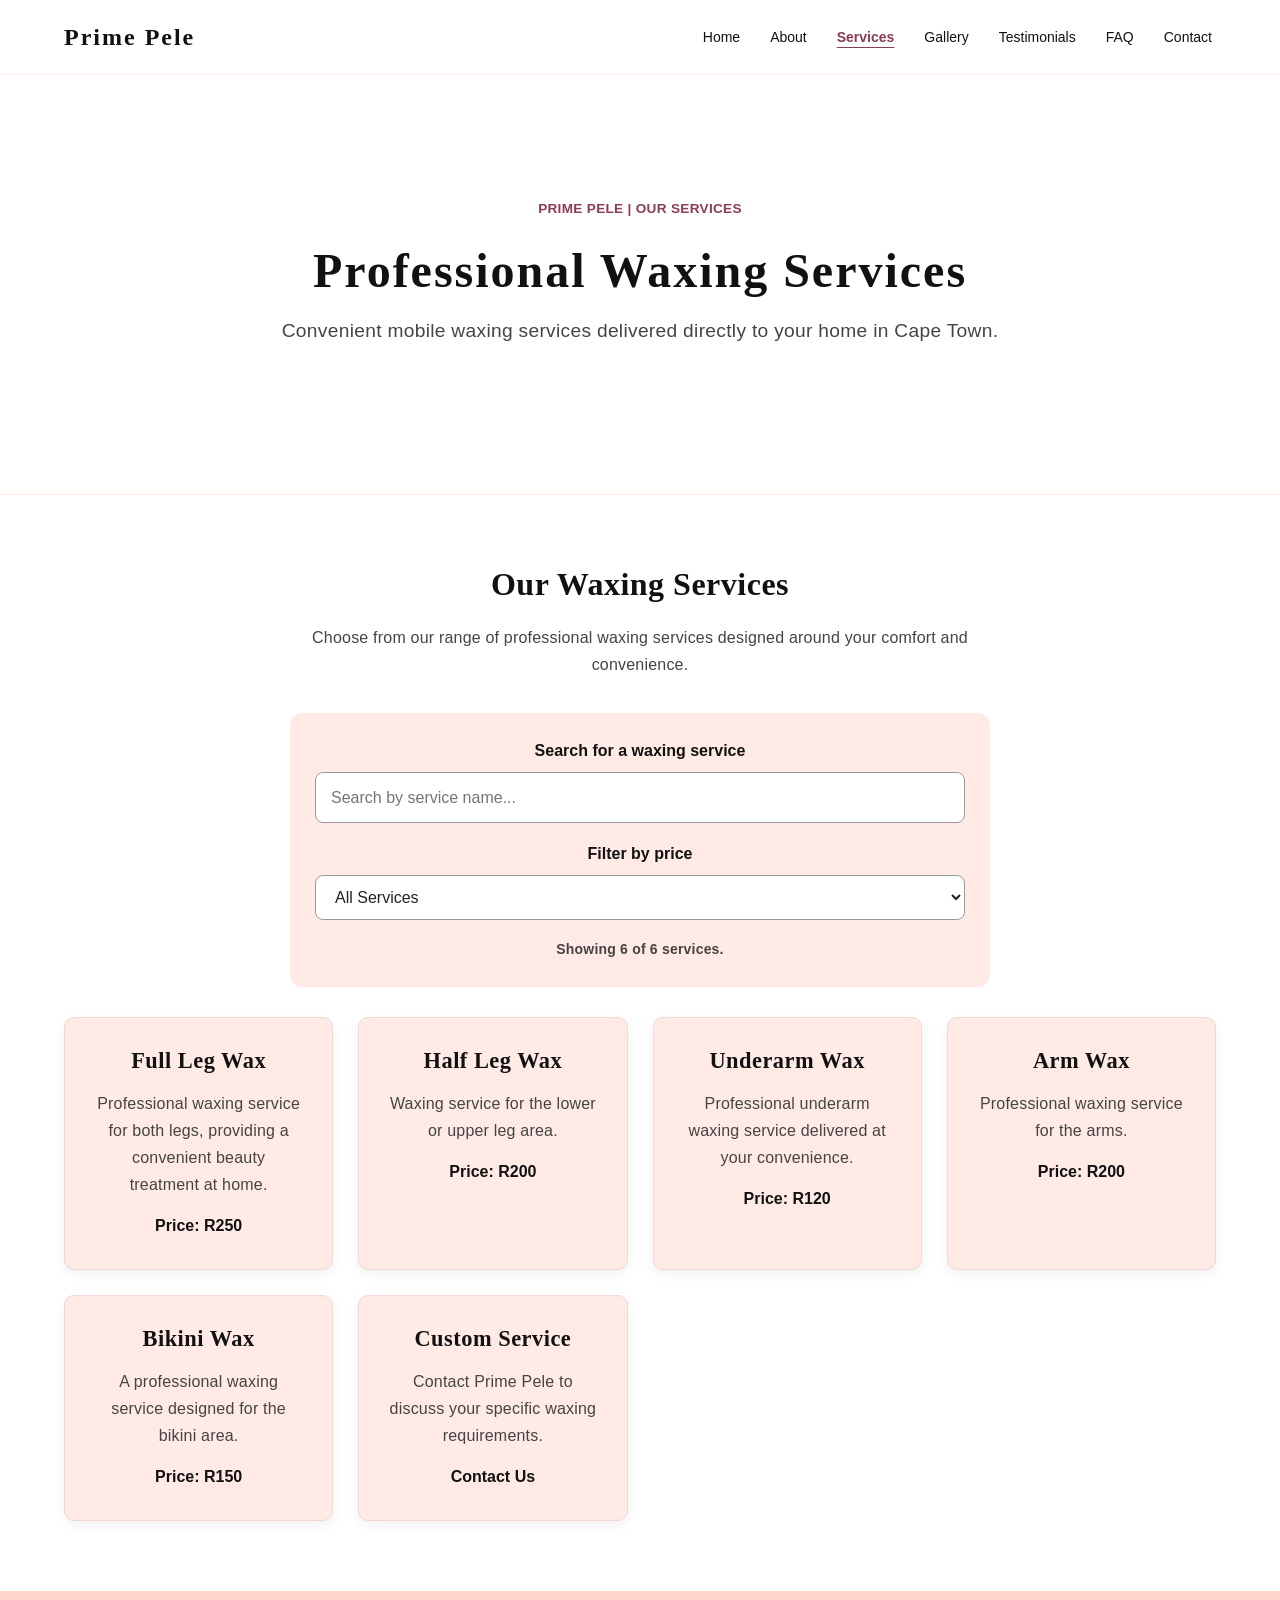
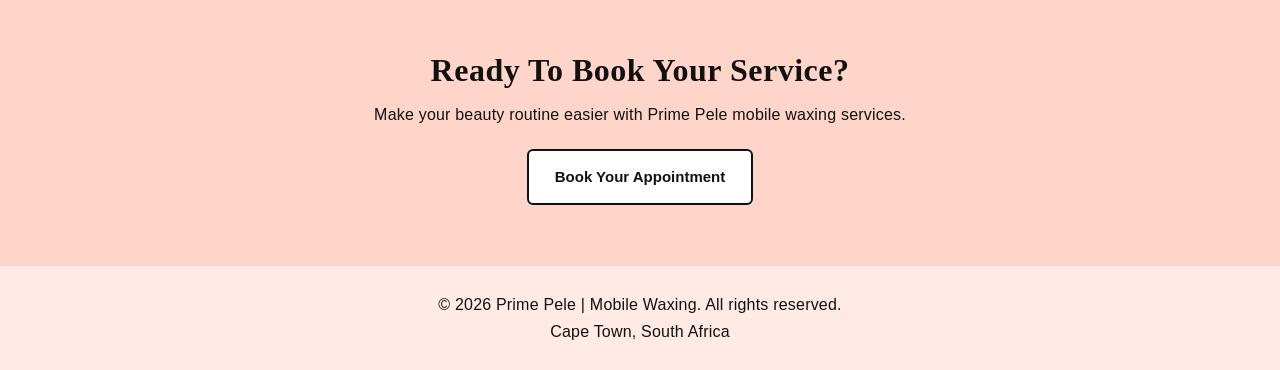
<file: services.html>
<!DOCTYPE html>
<html lang="en">

<head>
    <meta charset="UTF-8">
    <meta name="viewport" content="width=device-width, initial-scale=1.0">

    <meta name="description"
          content="Explore Prime Pele mobile waxing services in Cape Town, including full leg, half leg, underarm, arm and bikini waxing, with prices.">

    <title>Waxing Services & Prices | Prime Pele Cape Town</title>

    <link rel="stylesheet" href="css/style.css">
</head>

<body>

    <!-- Header -->
    <header>
        <nav class="navbar" aria-label="Main navigation">

            <div class="logo">
                Prime Pele
            </div>

            <ul class="nav-links">
                <li><a href="index.html">Home</a></li>
                <li><a href="about.html">About</a></li>

                <li>
                    <a href="services.html"
                       class="active"
                       aria-current="page">
                        Services
                    </a>
                </li>

                <li><a href="gallery.html">Gallery</a></li>
                <li><a href="testimonials.html">Testimonials</a></li>
                <li><a href="faq.html">FAQ</a></li>
                <li><a href="contact.html">Contact</a></li>
            </ul>

        </nav>
    </header>

    <main>

        <!-- Page Introduction -->
        <section class="hero">

            <div class="hero-content">

                <p class="eyebrow">
                    PRIME PELE | OUR SERVICES
                </p>

                <h1>
                    Professional Waxing Services
                </h1>

                <p>
                    Convenient mobile waxing services delivered
                    directly to your home in Cape Town.
                </p>

            </div>

        </section>

        <!-- Services -->
        <section class="services-preview">

            <h2>Our Waxing Services</h2>

            <p>
                Choose from our range of professional waxing
                services designed around your comfort and
                convenience.
            </p>

            <!-- Search and Filter Controls -->
            <div class="service-search">

                <label for="serviceSearch">
                    Search for a waxing service
                </label>

                <input
                    type="search"
                    id="serviceSearch"
                    placeholder="Search by service name..."
                    autocomplete="off"
                    aria-controls="serviceList">

                <label for="priceFilter">
                    Filter by price
                </label>

                <select id="priceFilter"
                        aria-controls="serviceList">

                    <option value="all">
                        All Services
                    </option>

                    <option value="under150">
                        R150 or less
                    </option>

                    <option value="151to200">
                        R151 - R200
                    </option>

                    <option value="above200">
                        Above R200
                    </option>

                    <option value="custom">
                        Custom Services
                    </option>

                </select>

                <p id="serviceResults"
                   role="status"
                   aria-live="polite">
                    Showing all 6 services.
                </p>

            </div>

            <!-- Services Grid -->
            <div class="service-container"
                 id="serviceList">

                <!-- Service 1 -->
                <article class="service-card"
                         data-service="full leg wax"
                         data-price="250">

                    <h3>Full Leg Wax</h3>

                    <p>
                        Professional waxing service for both legs,
                        providing a convenient beauty treatment
                        at home.
                    </p>

                    <strong>Price: R250</strong>

                </article>

                <!-- Service 2 -->
                <article class="service-card"
                         data-service="half leg wax"
                         data-price="200">

                    <h3>Half Leg Wax</h3>

                    <p>
                        Waxing service for the lower or upper
                        leg area.
                    </p>

                    <strong>Price: R200</strong>

                </article>

                <!-- Service 3 -->
                <article class="service-card"
                         data-service="underarm wax"
                         data-price="120">

                    <h3>Underarm Wax</h3>

                    <p>
                        Professional underarm waxing service
                        delivered at your convenience.
                    </p>

                    <strong>Price: R120</strong>

                </article>

                <!-- Service 4 -->
                <article class="service-card"
                         data-service="arm wax"
                         data-price="200">

                    <h3>Arm Wax</h3>

                    <p>
                        Professional waxing service for the
                        arms.
                    </p>

                    <strong>Price: R200</strong>

                </article>

                <!-- Service 5 -->
                <article class="service-card"
                         data-service="bikini wax"
                         data-price="150">

                    <h3>Bikini Wax</h3>

                    <p>
                        A professional waxing service designed
                        for the bikini area.
                    </p>

                    <strong>Price: R150</strong>

                </article>

                <!-- Service 6 -->
                <article class="service-card"
                         data-service="custom service"
                         data-price="custom">

                    <h3>Custom Service</h3>

                    <p>
                        Contact Prime Pele to discuss your
                        specific waxing requirements.
                    </p>

                    <strong>Contact Us</strong>

                </article>

            </div>

            <!-- No Results Message -->
            <p id="noServiceResults" hidden>
                No services match your search.
                Please try another keyword or price range.
            </p>

        </section>

        <!-- Booking CTA -->
        <section class="cta">

            <h2>Ready To Book Your Service?</h2>

            <p>
                Make your beauty routine easier with Prime Pele
                mobile waxing services.
            </p>

            <a href="contact.html" class="btn">
                Book Your Appointment
            </a>

        </section>

    </main>

    <!-- Footer -->
    <footer>

        <p>
            &copy; 2026 Prime Pele | Mobile Waxing.
            All rights reserved.
        </p>

        <p>
            Cape Town, South Africa
        </p>

    </footer>

    <script src="js/script.js"></script>

</body>
</html>
</file>
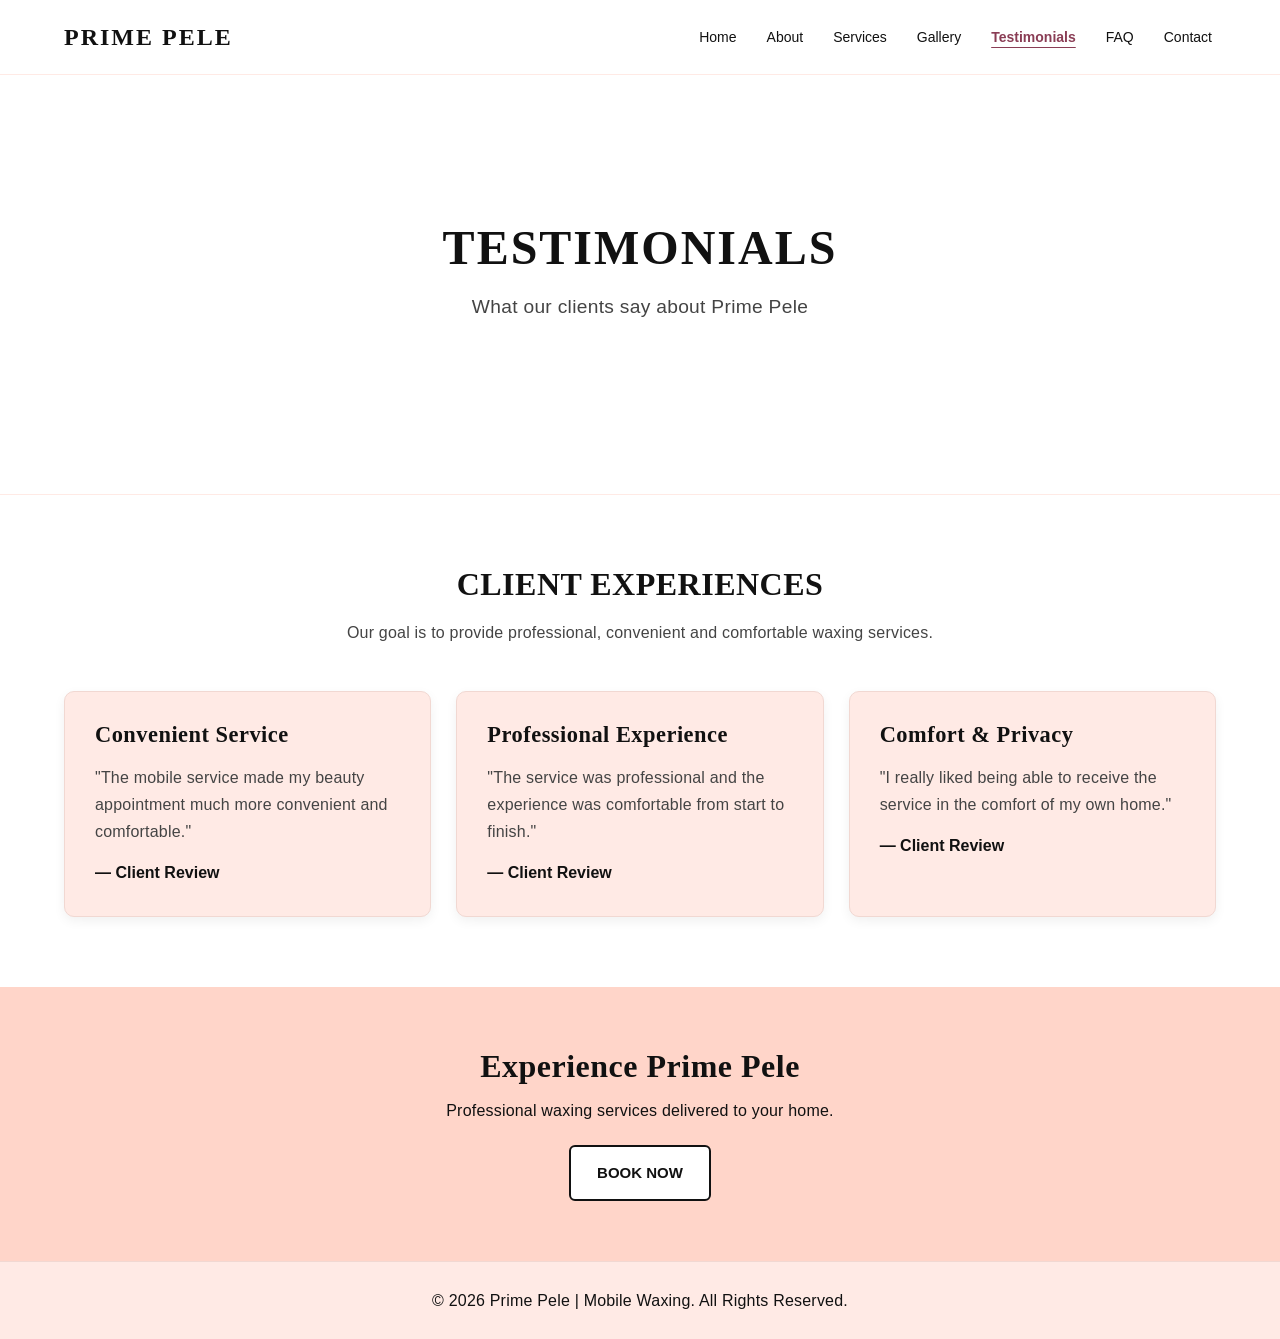
<file: testimonials.html>
<!DOCTYPE html>
<html lang="en">

<head>
    <meta charset="UTF-8">
    <meta name="viewport" content="width=device-width, initial-scale=1.0">
    <title>Prime Pele | Testimonials</title>
    <link rel="stylesheet" href="css/style.css">
</head>

<body>

    <!-- Header -->
    <header>
        <nav class="navbar">

            <div class="logo">PRIME PELE</div>

            <ul class="nav-links">
    <li><a href="index.html">Home</a></li>
    <li><a href="about.html">About</a></li>
    <li><a href="services.html">Services</a></li>
    <li><a href="gallery.html">Gallery</a></li>
    <li><a href="testimonials.html" class="active">Testimonials</a></li>
    <li><a href="faq.html">FAQ</a></li>
    <li><a href="contact.html">Contact</a></li>
</ul>
        </nav>
    </header>

    <!-- Hero -->
    <section class="hero">

        <div class="hero-content">
            <h1>TESTIMONIALS</h1>
            <p>What our clients say about Prime Pele</p>
        </div>

    </section>

    <!-- Testimonials -->
    <section class="section">

        <div class="section-title">

            <h2>CLIENT EXPERIENCES</h2>

            <p>
                Our goal is to provide professional, convenient
                and comfortable waxing services.
            </p>

        </div>

        <div class="service-container">

            <!-- Testimonial 1 -->
            <div class="service-card">

                <h3>Convenient Service</h3>

                <p>
                    "The mobile service made my beauty appointment
                    much more convenient and comfortable."
                </p>

                <strong>— Client Review</strong>

            </div>

            <!-- Testimonial 2 -->
            <div class="service-card">

                <h3>Professional Experience</h3>

                <p>
                    "The service was professional and the experience
                    was comfortable from start to finish."
                </p>

                <strong>— Client Review</strong>

            </div>

            <!-- Testimonial 3 -->
            <div class="service-card">

                <h3>Comfort & Privacy</h3>

                <p>
                    "I really liked being able to receive the service
                    in the comfort of my own home."
                </p>

                <strong>— Client Review</strong>

            </div>

        </div>

    </section>

    <!-- Call To Action -->
    <section class="cta">

        <h2>Experience Prime Pele</h2>

        <p>
            Professional waxing services delivered to your home.
        </p>

        <a href="contact.html" class="btn">BOOK NOW</a>

    </section>

    <!-- Footer -->
    <footer>

        <p>
            &copy; 2026 Prime Pele | Mobile Waxing.
            All Rights Reserved.
        </p>

    </footer>

    <script src="js/script.js"></script>

</body>
</html>
</file>
<file: css/style.css>
/* =========================================
   PRIME PELE | MOBILE WAXING
   Main Website Stylesheet
   Part 2 Corrections and Accessibility
   ========================================= */

/* ---------- Colour Palette ---------- */

:root {
    --white: #FFFFFF;
    --pink: #FFD5C9;
    --light-pink: #FFEAE5;
    --dark-pink: #8A3D55;
    --black: #111111;
    --text-grey: #444444;
    --border: #F1D8D2;
}

/* ---------- Reset ---------- */

* {
    margin: 0;
    padding: 0;
    box-sizing: border-box;
}

html {
    scroll-behavior: smooth;
}

body {
    font-family: Arial, sans-serif;
    font-size: 16px;
    line-height: 1.6;
    color: var(--black);
    background-color: var(--white);
}

h1,
h2,
h3,
h4 {
    font-family: Georgia, serif;
    color: var(--black);
    font-weight: 700;
    line-height: 1.2;
    letter-spacing: 0.5px;
}

h1 {
    font-size: 3rem;
}

h2 {
    font-size: 2rem;
}

h3 {
    font-size: 1.4rem;
}

p {
    font-family: Arial, sans-serif;
    font-size: 1rem;
    font-weight: 400;
    line-height: 1.7;
    letter-spacing: 0.2px;
    color: var(--text-grey);
    margin-bottom: 15px;
}

a {
    text-decoration: none;
    color: inherit;
}

ul {
    list-style: none;
}

img {
    max-width: 100%;
    height: auto;
    display: block;
}

/* ---------- Main Sections ---------- */

.section {
    width: 90%;
    max-width: 1200px;
    margin: 0 auto;
    padding: 70px 0;
}

/* ---------- Header / Navigation ---------- */

header {
    background-color: var(--white);
    color: var(--black);
    padding: 18px 5%;
    border-bottom: 1px solid var(--light-pink);
}

.navbar {
    max-width: 1200px;
    margin: 0 auto;
    display: flex;
    justify-content: space-between;
    align-items: center;
    gap: 30px;
}

.logo {
    font-family: Georgia, serif;
    font-size: 24px;
    font-weight: bold;
    letter-spacing: 2px;
    color: var(--black);
}

.nav-links {
    display: flex;
    justify-content: flex-end;
    align-items: center;
    gap: 22px;
    flex-wrap: wrap;
}

.nav-links a {
    color: var(--black);
    font-size: 14px;
    font-weight: 500;
    padding: 8px 4px;
    transition: color 0.3s ease;
}

/* Improved contrast */

.nav-links a:hover {
    color: var(--dark-pink);
}

.nav-links a.active,
.nav-links a[aria-current="page"] {
    color: var(--dark-pink);
    font-weight: 700;
    text-decoration: underline;
    text-underline-offset: 5px;
}

.nav-links a:focus-visible {
    outline: 2px solid var(--dark-pink);
    outline-offset: 4px;
    border-radius: 2px;
}

/* ---------- Hero Section ---------- */

.hero {
    min-height: 420px;
    background-color: var(--white);
    display: flex;
    justify-content: center;
    align-items: center;
    text-align: center;
    padding: 60px 20px;
    border-bottom: 1px solid var(--light-pink);
}

.hero-content {
    max-width: 800px;
    color: var(--black);
}

.hero h1 {
    font-size: 3rem;
    font-weight: 700;
    letter-spacing: 2px;
    line-height: 1.1;
    margin-bottom: 18px;
}

.hero p {
    font-size: 1.2rem;
    font-weight: 400;
    line-height: 1.6;
    letter-spacing: 0.3px;
    margin-bottom: 25px;
    color: var(--text-grey);
}

/* Newly defined eyebrow class */

.eyebrow {
    font-family: Arial, sans-serif;
    font-size: 0.85rem;
    font-weight: 700;
    letter-spacing: 2px;
    text-transform: uppercase;
    color: var(--dark-pink);
    margin-bottom: 15px;
}

.hero .eyebrow {
    font-size: 0.85rem;
    font-weight: 700;
    color: var(--dark-pink);
}

/* ---------- Buttons ---------- */

.btn {
    display: inline-flex;
    align-items: center;
    justify-content: center;
    gap: 8px;
    background-color: var(--pink);
    color: var(--black);
    padding: 14px 26px;
    min-height: 48px;
    border: 2px solid var(--pink);
    border-radius: 6px;
    font-family: Arial, sans-serif;
    font-size: 15px;
    font-weight: 600;
    cursor: pointer;

    transition:
        background-color 0.3s ease,
        border-color 0.3s ease,
        transform 0.3s ease,
        box-shadow 0.3s ease;
}

.btn:hover {
    background-color: var(--light-pink);
    border-color: var(--dark-pink);
    color: var(--black);
    transform: translateY(-2px);
    box-shadow: 0 5px 12px rgba(0, 0, 0, 0.10);
}

.btn:focus-visible {
    outline: 3px solid var(--dark-pink);
    outline-offset: 3px;
}

.arrow {
    font-size: 18px;
    line-height: 1;
}

/* ---------- Introduction Section ---------- */

.intro {
    width: 90%;
    max-width: 900px;
    margin: 0 auto;
    padding: 75px 20px;
    text-align: center;
}

.intro h2 {
    margin-bottom: 20px;
}

.intro p {
    max-width: 750px;
    margin: 0 auto 25px;
}

/* ---------- Text Links ---------- */

.text-link {
    display: inline-block;
    color: var(--dark-pink);
    font-weight: 700;
    text-decoration: underline;
    text-underline-offset: 4px;
    transition: color 0.3s ease;
}

.text-link:hover {
    color: var(--black);
}

.text-link:focus-visible {
    outline: 2px solid var(--dark-pink);
    outline-offset: 4px;
}

/* ---------- Section Titles ---------- */

.section-title {
    max-width: 750px;
    margin: 0 auto 45px;
    text-align: center;
}

.section-title h2 {
    font-size: 32px;
    margin-bottom: 15px;
}

.section-title p {
    color: var(--text-grey);
}

/* ---------- Services Preview ---------- */

.services-preview {
    width: 90%;
    max-width: 1200px;
    margin: 0 auto;
    padding: 70px 0;
    text-align: center;
}

.services-preview h2 {
    margin-bottom: 20px;
}

.services-preview > p {
    max-width: 750px;
    margin: 0 auto 35px;
}

.service-btn {
    margin-top: 35px;
}

/* ---------- Service Cards ---------- */

.service-container {
    display: grid;
    grid-template-columns:
        repeat(auto-fit, minmax(250px, 1fr));
    gap: 25px;
    align-items: stretch;
}

.service-card {
    background-color: var(--light-pink);
    padding: 30px;
    border-radius: 10px;
    border: 1px solid var(--border);
    box-shadow: 0 4px 12px rgba(0, 0, 0, 0.06);

    transition:
        transform 0.3s ease,
        box-shadow 0.3s ease;
}

.service-card:hover {
    transform: translateY(-5px);
    box-shadow: 0 8px 20px rgba(0, 0, 0, 0.10);
}

.service-card h3 {
    margin-bottom: 15px;
    color: var(--black);
}

.service-card p {
    color: var(--text-grey);
}

/* ---------- Contact Section ---------- */

.contact-container {
    display: grid;
    grid-template-columns:
        repeat(2, minmax(0, 1fr));
    gap: 30px;
    align-items: start;
}

/* ---------- Forms ---------- */

form {
    display: flex;
    flex-direction: column;
}

form label {
    margin-top: 12px;
    margin-bottom: 5px;
    font-weight: 700;
    color: var(--black);
}

form input,
form select,
form textarea {
    width: 100%;
    padding: 13px;
    border: 1px solid var(--border);
    border-radius: 5px;
    background-color: var(--white);
    color: var(--black);
    font-family: Arial, sans-serif;
    font-size: 16px;
}

form input:focus,
form select:focus,
form textarea:focus {
    outline: 2px solid var(--dark-pink);
    outline-offset: 2px;
    border-color: var(--dark-pink);
}

form textarea {
    resize: vertical;
    min-height: 130px;
}

form .btn {
    margin-top: 20px;
    align-self: flex-start;
}

/* ---------- CTA Section ---------- */

.cta {
    background-color: var(--pink);
    text-align: center;
    padding: 60px 20px;
}

.cta h2 {
    font-size: 32px;
    margin-bottom: 12px;
    color: var(--black);
}

.cta p {
    margin-bottom: 20px;
    color: var(--black);
}

.cta .btn {
    background-color: var(--white);
    border-color: var(--black);
    color: var(--black);
}

.cta .btn:hover {
    background-color: var(--black);
    border-color: var(--black);
    color: var(--white);
}

/* ---------- Footer ---------- */

footer {
    background-color: var(--light-pink);
    color: var(--black);
    text-align: center;
    padding: 25px;
    font-size: 14px;
    border-top: 1px solid var(--border);
}

footer p {
    color: var(--black);
    margin-bottom: 0;
}

/* ---------- Gallery Images ---------- */

.gallery img {
    width: 100%;
    height: auto;
    border-radius: 10px;
}

/* ---------- Responsive Design ---------- */

@media (max-width: 768px) {

    .navbar {
        flex-direction: column;
        gap: 15px;
    }

    .nav-links {
        justify-content: center;
        gap: 10px 15px;
    }

    .hero {
        min-height: 350px;
        padding: 50px 20px;
    }

    .hero h1 {
        font-size: 2.2rem;
        line-height: 1.15;
    }

    .hero p {
        font-size: 17px;
        line-height: 1.6;
    }

    .section {
        width: 90%;
        padding: 50px 0;
    }

    .intro,
    .services-preview {
        padding-top: 50px;
        padding-bottom: 50px;
    }

    .service-container {
        grid-template-columns: 1fr;
    }

    .contact-container {
        grid-template-columns: 1fr;
    }

    .btn {
        padding: 13px 22px;
        min-height: 46px;
    }
}

/* ---------- Small Mobile Screens ---------- */

@media (max-width: 480px) {

    h1 {
        font-size: 2rem;
    }

    h2 {
        font-size: 1.7rem;
    }

    .logo {
        font-size: 20px;
    }

    .nav-links a {
        font-size: 13px;
    }

    .hero h1 {
        font-size: 1.9rem;
    }

    .hero p {
        font-size: 16px;
    }

    .hero .eyebrow {
        font-size: 0.75rem;
    }

    .section-title h2 {
        font-size: 26px;
    }

    .service-card {
        padding: 24px;
    }

    .btn {
        width: auto;
        padding: 13px 20px;
    }
}

/* ---------- Reduced Motion Accessibility ---------- */

@media (prefers-reduced-motion: reduce) {

    html {
        scroll-behavior: auto;
    }

    *,
    *::before,
    *::after {
        animation-duration: 0.01ms !important;
        animation-iteration-count: 1 !important;
        transition-duration: 0.01ms !important;
    }
}

/* =========================================
   FAQ ACCORDION
   Part 3 JavaScript Enhancement
   ========================================= */

.faq-container {
    max-width: 850px;
    margin: 0 auto;
    display: flex;
    flex-direction: column;
    gap: 15px;
}

.faq-item {
    background-color: var(--light-pink);
    border: 1px solid var(--border);
    border-radius: 10px;
    overflow: hidden;
}

.faq-item summary {
    padding: 22px 25px;
    cursor: pointer;
    font-family: Georgia, serif;
    font-size: 18px;
    font-weight: 700;
    color: var(--black);
    list-style: none;

    display: flex;
    align-items: center;
    justify-content: space-between;
    gap: 15px;
}

.faq-item summary::-webkit-details-marker {
    display: none;
}

.faq-item summary::after {
    content: "+";
    font-family: Arial, sans-serif;
    font-size: 26px;
    font-weight: 400;
    color: var(--dark-pink);
}

.faq-item[open] summary::after {
    content: "−";
}

.faq-item summary:hover {
    background-color: var(--pink);
}

.faq-item summary:focus-visible {
    outline: 3px solid var(--dark-pink);
    outline-offset: -3px;
}

.faq-answer {
    padding: 0 25px 22px;
}

.faq-answer p {
    margin-bottom: 0;
}

.faq-answer a {
    color: var(--dark-pink);
    font-weight: 700;
    text-decoration: underline;
}

@media (max-width: 480px) {
    .faq-item summary {
        padding: 18px;
        font-size: 16px;
    }

    .faq-answer {
        padding: 0 18px 18px;
    }
}

/* =========================================
   GALLERY LIGHTBOX
   Part 3 - Interactive Gallery
   ========================================= */

/* Gallery image buttons */

.gallery-trigger {
    display: block;
    width: 100%;
    padding: 0;
    margin-bottom: 20px;
    border: none;
    background: transparent;
    cursor: pointer;
    border-radius: 10px;
    overflow: hidden;
}

.gallery-image {
    width: 100%;
    height: 230px;
    object-fit: cover;
    border-radius: 10px;
    transition: transform 0.3s ease;
}

.gallery-trigger:hover .gallery-image {
    transform: scale(1.04);
}

.gallery-trigger:focus-visible {
    outline: 3px solid var(--dark-pink);
    outline-offset: 4px;
}

/* Lightbox window */

.gallery-lightbox {
    position: fixed;
    inset: 0;
    margin: auto;
    width: min(90vw, 900px);
    max-height: 90vh;
    padding: 20px;
    border: none;
    border-radius: 12px;
    background-color: var(--white);
    color: var(--black);
    box-shadow: 0 15px 50px rgba(0, 0, 0, 0.3);
    overflow: auto;
}

.gallery-lightbox::backdrop {
    background-color: rgba(0, 0, 0, 0.85);
}

.lightbox-content {
    position: relative;
    text-align: center;
    padding-top: 35px;
}

#lightboxImage {
    display: block;
    max-width: 100%;
    max-height: 65vh;
    width: auto;
    height: auto;
    margin: 0 auto;
    object-fit: contain;
    border-radius: 8px;
}

#lightboxCaption {
    margin: 15px 0 0;
    font-weight: 600;
    color: var(--black);
}

/* Close button */

.lightbox-close {
    position: absolute;
    top: 0;
    right: 0;
    width: 38px;
    height: 38px;
    border: none;
    border-radius: 50%;
    background-color: var(--light-pink);
    color: var(--black);
    font-size: 28px;
    line-height: 1;
    cursor: pointer;
}

.lightbox-close:hover {
    background-color: var(--pink);
}

.lightbox-close:focus-visible {
    outline: 3px solid var(--dark-pink);
    outline-offset: 3px;
}

/* Mobile */

@media (max-width: 480px) {

    .gallery-image {
        height: 200px;
    }

    .gallery-lightbox {
        width: 95vw;
        padding: 12px;
    }

    #lightboxImage {
        max-height: 60vh;
    }
}

/* =========================================
   SERVICE SEARCH AND FILTER
   Part 3 - Interactive Services
   ========================================= */

.service-search {
    max-width: 700px;
    margin: 30px auto;
    padding: 25px;
    background-color: var(--light-pink);
    border-radius: 12px;
}

.service-search label {
    display: block;
    margin-bottom: 8px;
    font-weight: 600;
    color: var(--black);
}

.service-search input,
.service-search select {
    display: block;
    width: 100%;
    padding: 12px 15px;
    margin-bottom: 18px;
    border: 1px solid #999;
    border-radius: 8px;
    background-color: #fff;
    color: #222;
    font: inherit;
}

.service-search input:focus-visible,
.service-search select:focus-visible {
    outline: 3px solid var(--dark-pink);
    outline-offset: 2px;
}

#serviceResults {
    margin: 10px 0 0;
    font-size: 14px;
    font-weight: 600;
}

#noServiceResults {
    margin: 25px auto;
    text-align: center;
    font-weight: 600;
}

/* Ensure filtered cards are actually hidden */
.service-card[hidden],
#noServiceResults[hidden] {
    display: none !important;
}

@media (max-width: 480px) {

    .service-search {
        padding: 18px;
        margin: 20px auto;
    }

}

/* =========================================
   APPOINTMENT ENQUIRY FORM
   Part 3
   ========================================= */

#enquiryPrice {
    padding: 12px 15px;
    margin: 15px 0 20px;
    background-color: var(--light-pink);
    border-left: 4px solid var(--dark-pink);
    border-radius: 6px;
    font-weight: 700;
}

#enquiryStatus,
#contactStatus {
    margin-top: 15px;
    line-height: 1.6;
    font-weight: 600;
}

#enquiryForm input,
#enquiryForm select,
#enquiryForm textarea {
    width: 100%;
    max-width: 100%;
    box-sizing: border-box;
}

#enquiryForm input:focus-visible,
#enquiryForm select:focus-visible,
#enquiryForm textarea:focus-visible {
    outline: 3px solid var(--dark-pink);
    outline-offset: 2px;
}

/* =========================================
   INTERACTIVE SERVICE AREA MAP
   Part 3
   ========================================= */

.map-container {
    width: 100%;
    max-width: 1000px;
    margin: 30px auto;
}

.map-container iframe {
    display: block;
    width: 100%;
    border-radius: 12px;
}

.map-note {
    margin-top: 12px;
    text-align: center;
    font-size: 14px;
    color: #555;
}

@media (max-width: 480px) {
    .map-container iframe {
        height: 300px;
    }
}
</file>
